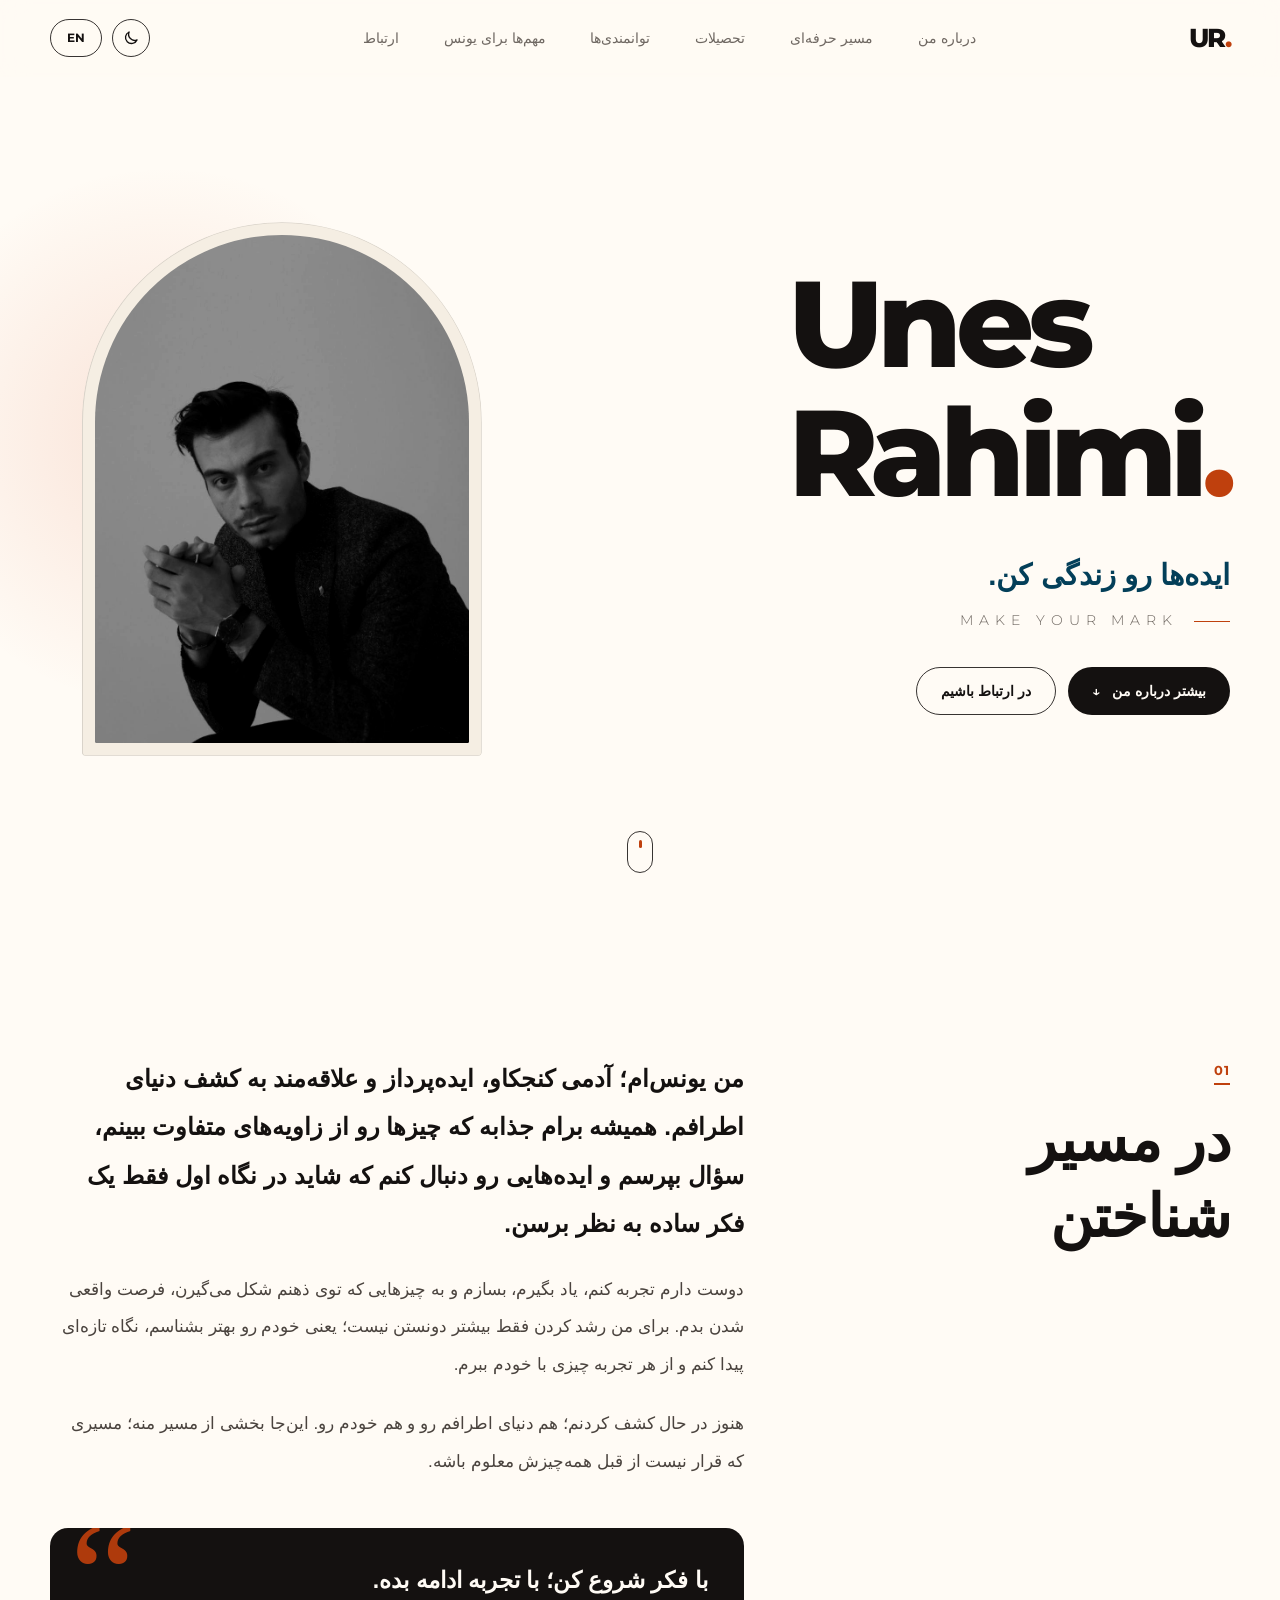
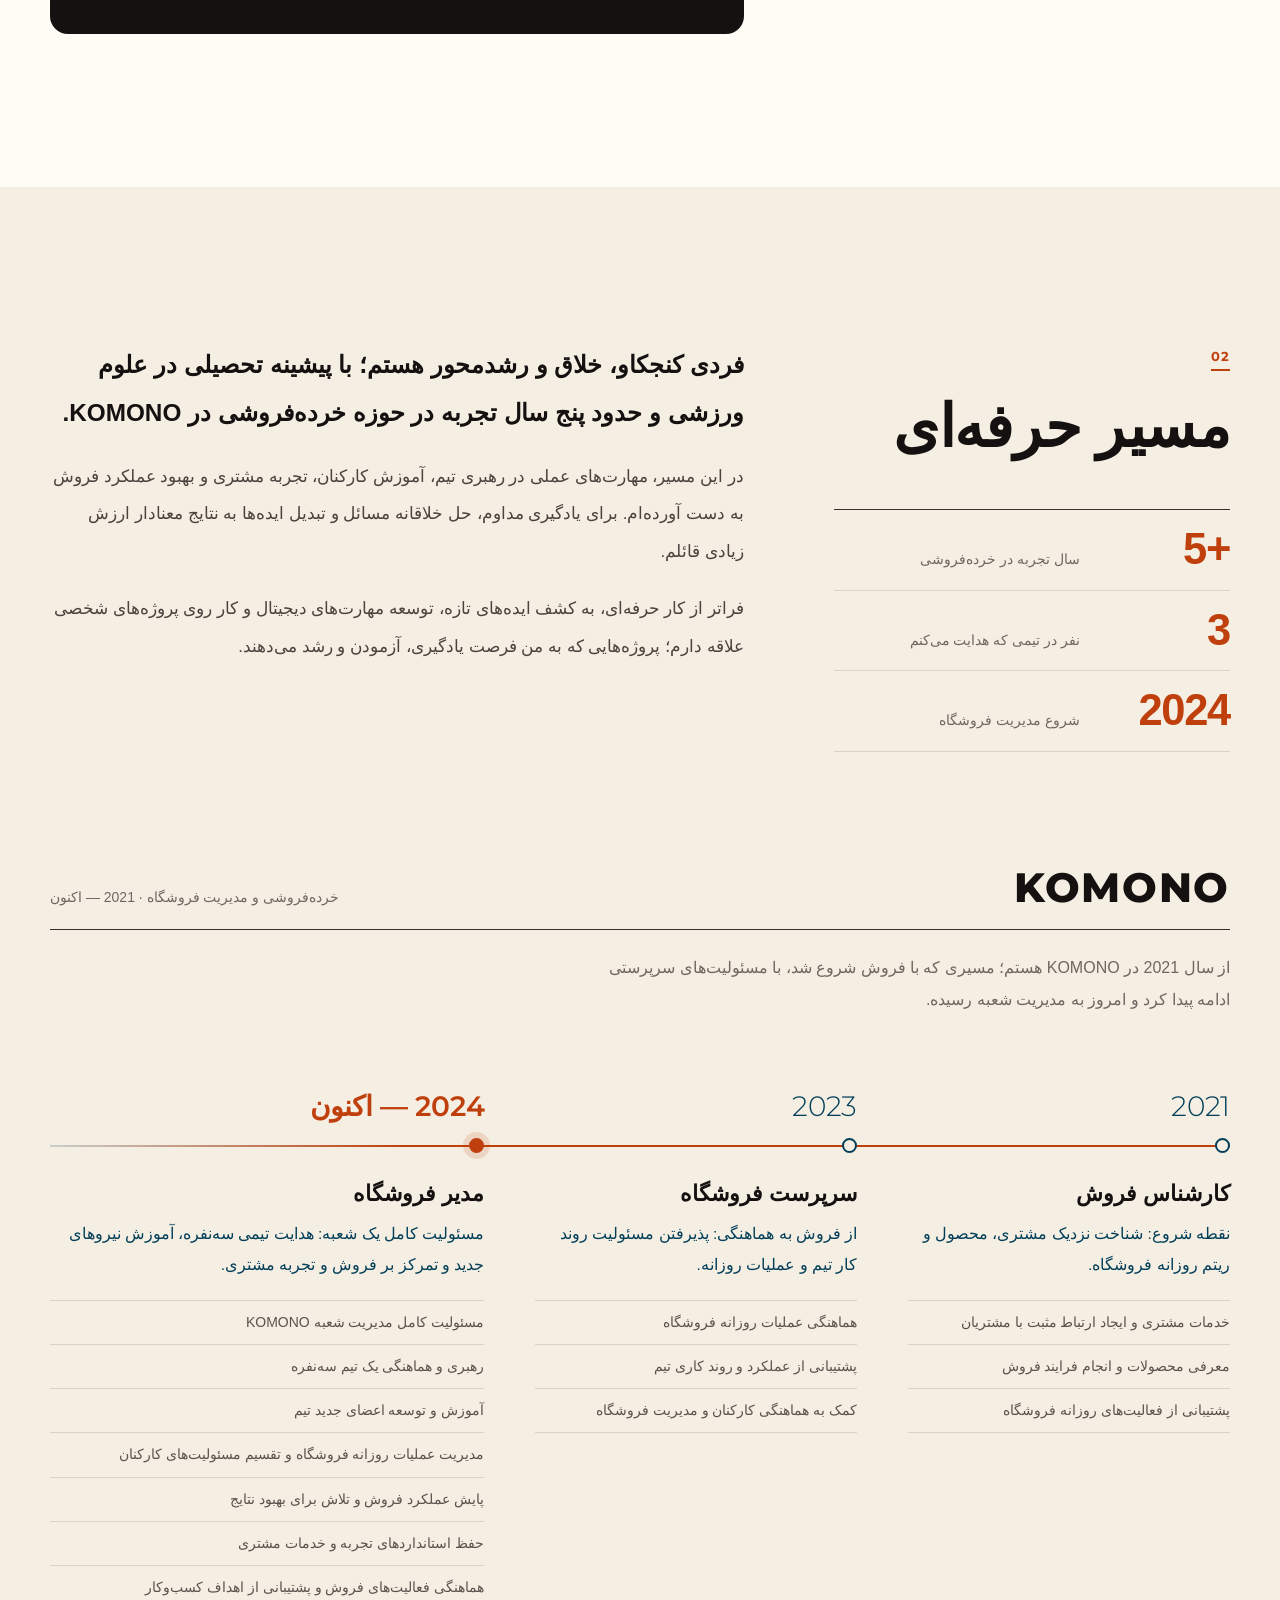
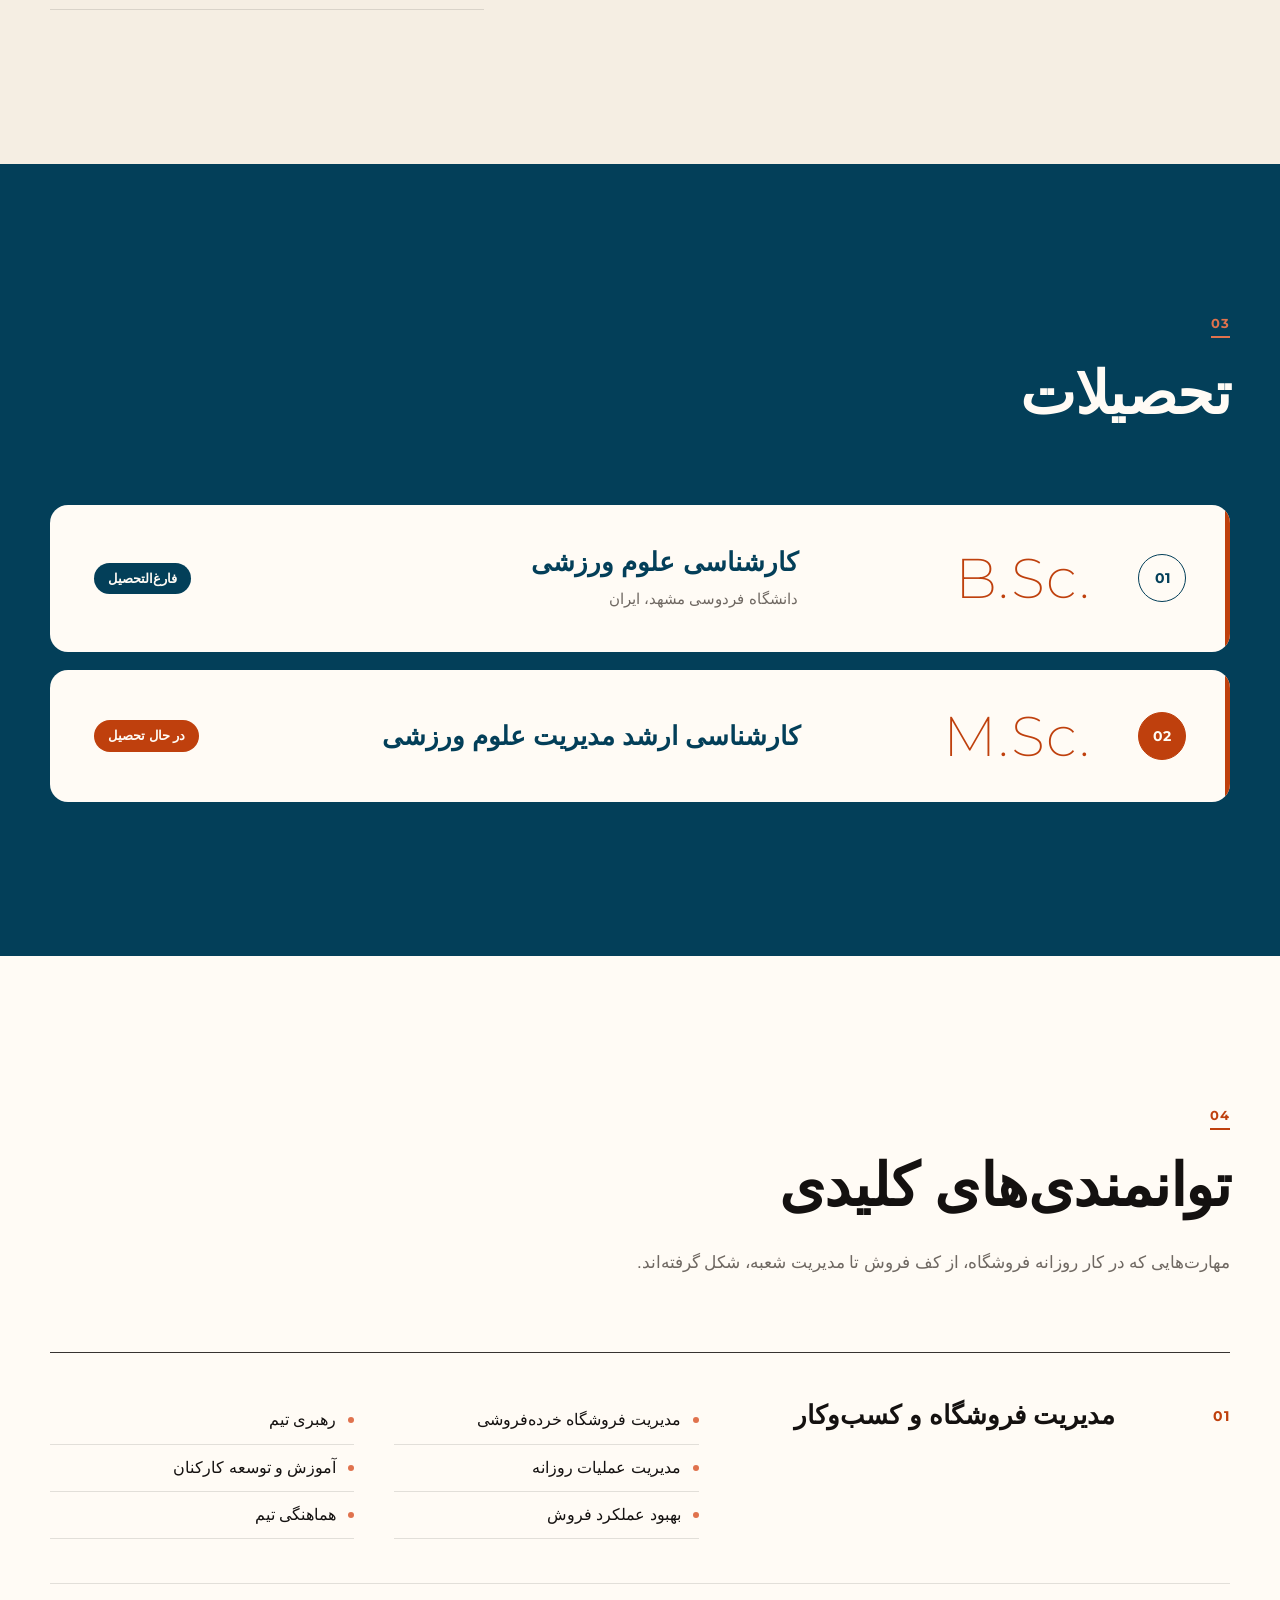
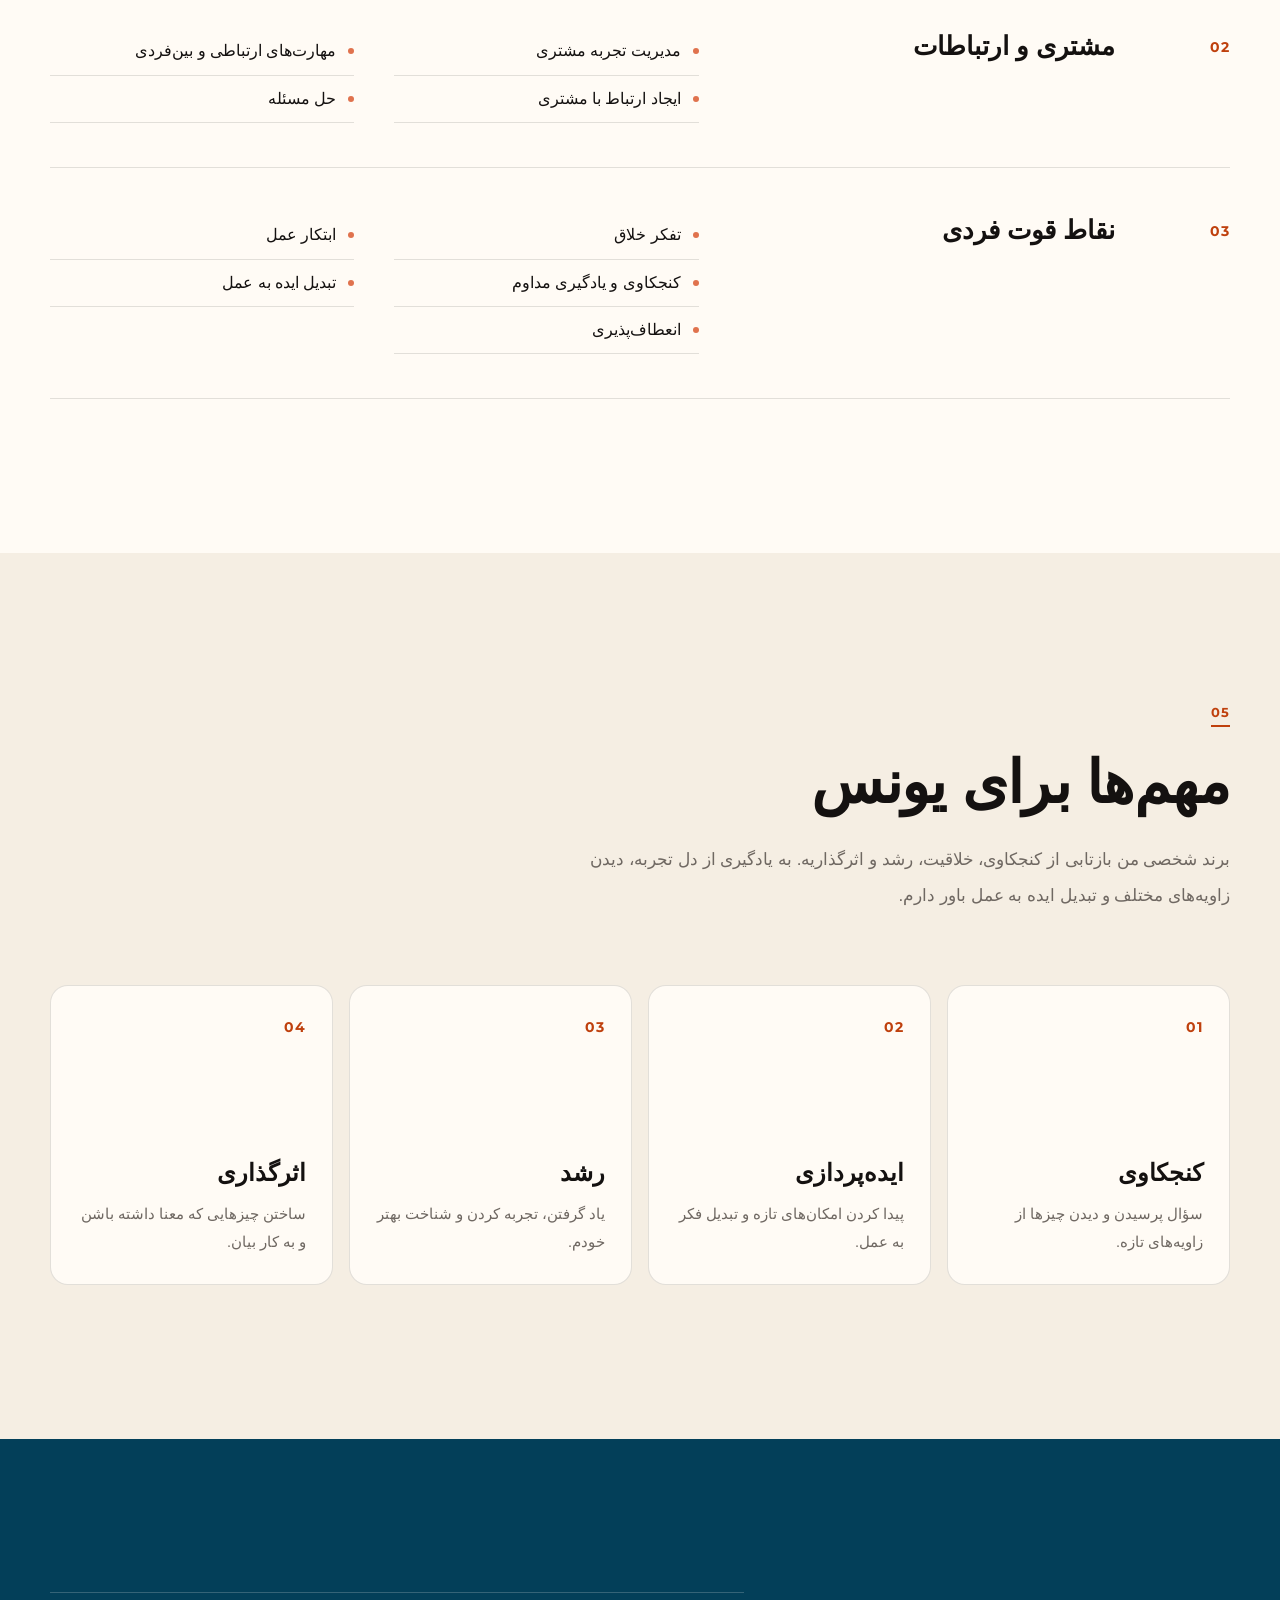
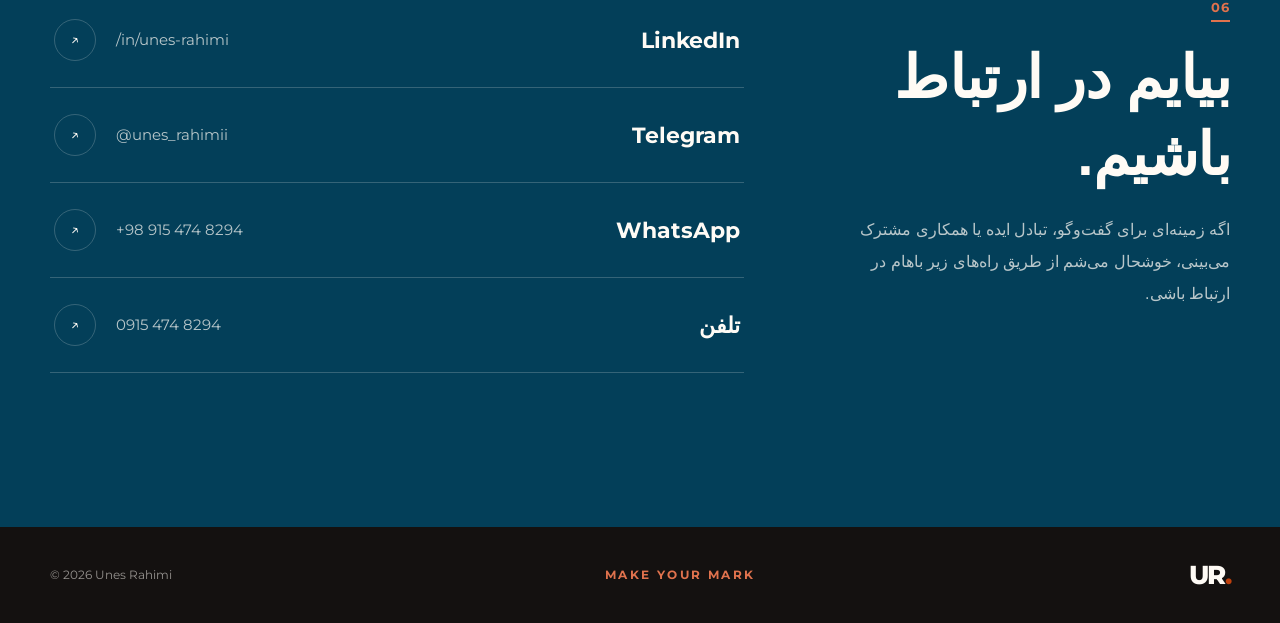
<file: index.html>
<!DOCTYPE html>
<html lang="fa" dir="rtl">
<head>
  <meta charset="UTF-8">
  <meta name="viewport" content="width=device-width, initial-scale=1.0">

  <!-- ===== SEO و اشتراک‌گذاری ===== -->
  <title>یونس رحیمی (Unes Rahimi) — مدیر فروشگاه و فعال حوزه خرده‌فروشی</title>
  <meta name="description" content="یونس رحیمی، مدیر فروشگاه KOMONO با بیش از ۵ سال تجربه در خرده‌فروشی، رهبری تیم و تجربه مشتری؛ فارغ‌التحصیل علوم ورزشی دانشگاه فردوسی مشهد و دانشجوی ارشد مدیریت ورزشی.">
  <meta name="author" content="Unes Rahimi">
  <meta name="robots" content="index, follow, max-image-preview:large">
  <meta name="theme-color" content="#FFFBF5">

  <!-- کدهای تأیید مالکیت Google Search Console و Bing Webmaster اینجا قرار می‌گیرند -->
  <!-- <meta name="google-site-verification" content="..."> -->
  <!-- <meta name="msvalidate.01" content="..."> -->

  <!-- آدرس اصلی صفحه و نسخه‌های زبانی -->
  <link rel="canonical" href="https://unesrahimi.github.io/">
  <link rel="alternate" hreflang="fa" href="https://unesrahimi.github.io/">
  <link rel="alternate" hreflang="en" href="https://unesrahimi.github.io/en/">
  <link rel="alternate" hreflang="x-default" href="https://unesrahimi.github.io/">

  <!-- Open Graph (لینکدین، تلگرام، واتس‌اپ و...) -->
  <meta property="og:type" content="profile">
  <meta property="og:site_name" content="Unes Rahimi">
  <meta property="og:url" content="https://unesrahimi.github.io/">
  <meta property="og:locale" content="fa_IR">
  <meta property="og:locale:alternate" content="en_US">
  <meta property="og:title" content="یونس رحیمی — Make Your Mark">
  <meta property="og:description" content="مدیر فروشگاه KOMONO با بیش از ۵ سال تجربه در خرده‌فروشی، رهبری تیم و تجربه مشتری.">
  <meta property="og:image" content="https://unesrahimi.github.io/unes.jpg">
  <meta property="og:image:width" content="853">
  <meta property="og:image:height" content="1280">
  <meta property="og:image:alt" content="پرتره یونس رحیمی">
  <meta property="profile:first_name" content="Unes">
  <meta property="profile:last_name" content="Rahimi">

  <!-- Twitter / X -->
  <meta name="twitter:card" content="summary_large_image">
  <meta name="twitter:title" content="یونس رحیمی — Make Your Mark">
  <meta name="twitter:description" content="مدیر فروشگاه KOMONO با بیش از ۵ سال تجربه در خرده‌فروشی، رهبری تیم و تجربه مشتری.">
  <meta name="twitter:image" content="https://unesrahimi.github.io/unes.jpg">

  <!-- داده ساختاریافته: به گوگل می‌گوید «یونس رحیمی» کیست -->
  <script type="application/ld+json">
  {
    "@context": "https://schema.org",
    "@graph": [
      {
        "@type": "Person",
        "@id": "https://unesrahimi.github.io/#person",
        "name": "Unes Rahimi",
        "alternateName": "یونس رحیمی",
        "url": "https://unesrahimi.github.io/",
        "image": "https://unesrahimi.github.io/unes.jpg",
        "jobTitle": "Store Manager",
        "worksFor": { "@type": "Organization", "name": "KOMONO" },
        "alumniOf": { "@type": "CollegeOrUniversity", "name": "Ferdowsi University of Mashhad" },
        "knowsAbout": ["Retail Store Management", "Team Leadership", "Customer Experience", "Sales Performance", "Sport Management"],
        "knowsLanguage": ["fa", "en"],
        "sameAs": [
          "https://www.linkedin.com/in/unes-rahimi/",
          "https://t.me/unes_rahimii"
        ]
      },
      {
        "@type": "WebSite",
        "@id": "https://unesrahimi.github.io/#website",
        "url": "https://unesrahimi.github.io/",
        "name": "Unes Rahimi",
        "inLanguage": ["fa", "en"],
        "publisher": { "@id": "https://unesrahimi.github.io/#person" }
      },
      {
        "@type": "ProfilePage",
        "@id": "https://unesrahimi.github.io/#profile",
        "url": "https://unesrahimi.github.io/",
        "name": "یونس رحیمی (Unes Rahimi)",
        "inLanguage": "fa",
        "isPartOf": { "@id": "https://unesrahimi.github.io/#website" },
        "mainEntity": { "@id": "https://unesrahimi.github.io/#person" }
      }
    ]
  }
  </script>

  <!-- آیکون تب مرورگر (بدون نیاز به فایل جدا) -->
  <link rel="icon" href="data:image/svg+xml,%3Csvg xmlns='http://www.w3.org/2000/svg' viewBox='0 0 64 64'%3E%3Crect width='64' height='64' rx='14' fill='%23141110'/%3E%3Ctext x='9' y='43' font-family='Arial,sans-serif' font-size='28' font-weight='800' fill='%23FFFBF5'%3EUR%3C/text%3E%3Ccircle cx='52' cy='41' r='4' fill='%23BF400D'/%3E%3C/svg%3E">

  <!-- ===== فونت‌های برند: Estedad (فارسی) و Montserrat (انگلیسی) ===== -->
  <link rel="preconnect" href="https://fonts.googleapis.com">
  <link rel="preconnect" href="https://fonts.gstatic.com" crossorigin>
  <link href="https://fonts.googleapis.com/css2?family=Estedad:wght@400;500;600;700;800&family=Montserrat:wght@200;300;400;500;600;700;800&display=swap" rel="stylesheet">

  <!-- اعمال حالت روشن/تاریک قبل از نمایش صفحه تا رنگ‌ها چشمک نزنند -->
  <script>
    (function () {
      var theme;
      try { theme = localStorage.getItem("siteTheme"); } catch (_) {}
      if (theme !== "light" && theme !== "dark") {
        theme = window.matchMedia("(prefers-color-scheme: dark)").matches ? "dark" : "light";
      }
      document.documentElement.setAttribute("data-theme", theme);
    })();
  </script>

  <link rel="stylesheet" href="style.css">
  <script src="script.js" defer></script>
</head>

<body>
  <!-- لینک پرش برای کاربران صفحه‌کلید و صفحه‌خوان -->
  <a class="skip-link" href="#main" data-i18n="skipLink">رفتن به محتوای اصلی</a>

  <!-- نوار پیشرفت اسکرول -->
  <div class="scroll-progress" id="scrollProgress" aria-hidden="true"></div>

  <!-- ================= منوی بالا ================= -->
  <header class="navbar" id="navbar">
    <div class="container navbar-inner">

      <a href="#home" class="logo" aria-label="Unes Rahimi">UR<span>.</span></a>

      <nav class="nav-links" id="navLinks" aria-label="Main navigation">
        <a href="#about" data-i18n="navAbout">درباره من</a>
        <a href="#career" data-i18n="navCareer">مسیر حرفه‌ای</a>
        <a href="#education" data-i18n="navEducation">تحصیلات</a>
        <a href="#skills" data-i18n="navSkills">توانمندی‌ها</a>
        <a href="#values" data-i18n="navValues">مهم‌ها برای یونس</a>
        <a href="#contact" data-i18n="navContact">ارتباط</a>
      </nav>

      <div class="navbar-actions">
        <button class="theme-toggle" id="themeToggle" type="button" aria-label="تغییر به حالت تاریک">
          <svg class="icon-moon" viewBox="0 0 24 24" fill="none" stroke="currentColor" stroke-width="1.8" stroke-linecap="round" stroke-linejoin="round" aria-hidden="true">
            <path d="M20 14.5A8 8 0 0 1 9.5 4a8 8 0 1 0 10.5 10.5z"/>
          </svg>
          <svg class="icon-sun" viewBox="0 0 24 24" fill="none" stroke="currentColor" stroke-width="1.8" stroke-linecap="round" aria-hidden="true">
            <circle cx="12" cy="12" r="4"/>
            <path d="M12 2.5v2M12 19.5v2M2.5 12h2M19.5 12h2M5.3 5.3l1.4 1.4M17.3 17.3l1.4 1.4M5.3 18.7l1.4-1.4M17.3 6.7l1.4-1.4"/>
          </svg>
        </button>

        <a class="language-toggle" id="languageToggle" href="en/" hreflang="en" lang="en" aria-label="Switch language to English">EN</a>

        <!-- دکمه منوی موبایل -->
        <button class="menu-toggle" id="menuToggle" type="button" aria-expanded="false" aria-controls="navLinks" aria-label="Open menu">
          <span></span>
          <span></span>
        </button>
      </div>

    </div>
  </header>

  <main id="main">

    <!-- ================= ۱. معرفی ================= -->
    <section class="hero" id="home">
      <div class="container hero-inner">

        <div class="hero-copy">
          <h1 class="hero-title">
            <span class="line"><span>Unes</span></span>
            <span class="line"><span>Rahimi<span class="accent">.</span></span></span>
          </h1>

          <p class="hero-tagline" data-i18n="tagline">ایده‌ها رو زندگی کن.</p>

          <p class="hero-mark">Make Your Mark</p>

          <div class="hero-actions">
            <a href="#about" class="btn btn-primary">
              <span data-i18n="heroButton">بیشتر درباره من</span>
              <span class="btn-arrow" aria-hidden="true">↓</span>
            </a>
            <a href="#contact" class="btn btn-ghost" data-i18n="heroButton2">در ارتباط باشیم</a>
          </div>
        </div>

        <div class="hero-visual">
          <div class="portrait-frame">
            <img src="unes.jpg" alt="پرتره یونس رحیمی" class="portrait-image" width="853" height="1280" fetchpriority="high">
          </div>
        </div>

      </div>

      <a href="#about" class="scroll-cue" aria-hidden="true" tabindex="-1">
        <span></span>
      </a>
    </section>

    <!-- ================= ۲. درباره من ================= -->
    <section class="section about" id="about">
      <div class="container section-grid">

        <div class="section-heading">
          <span class="section-index">01</span>
          <h2 data-i18n="aboutTitle">در مسیر شناختن</h2>
        </div>

        <div class="about-content">
          <p class="lead" data-i18n="aboutP1">
            من یونس‌ام؛ آدمی کنجکاو، ایده‌پرداز و علاقه‌مند به کشف دنیای اطرافم. همیشه برام جذابه که چیزها رو از زاویه‌های متفاوت ببینم، سؤال بپرسم و ایده‌هایی رو دنبال کنم که شاید در نگاه اول فقط یک فکر ساده به نظر برسن.
          </p>
          <p data-i18n="aboutP2">
            دوست دارم تجربه کنم، یاد بگیرم، بسازم و به چیزهایی که توی ذهنم شکل می‌گیرن، فرصت واقعی شدن بدم. برای من رشد کردن فقط بیشتر دونستن نیست؛ یعنی خودم رو بهتر بشناسم، نگاه تازه‌ای پیدا کنم و از هر تجربه چیزی با خودم ببرم.
          </p>
          <p data-i18n="aboutP3">
            هنوز در حال کشف کردنم؛ هم دنیای اطرافم رو و هم خودم رو. این‌جا بخشی از مسیر منه؛ مسیری که قرار نیست از قبل همه‌چیزش معلوم باشه.
          </p>

          <blockquote class="pull-quote">
            <span class="quote-mark" aria-hidden="true">“</span>
            <p data-i18n="quote">با فکر شروع کن؛ با تجربه ادامه بده.</p>
          </blockquote>
        </div>

      </div>
    </section>

    <!-- ================= ۳. مسیر حرفه‌ای ================= -->
    <section class="section career" id="career">
      <div class="container section-grid">

        <div class="section-heading">
          <span class="section-index">02</span>
          <h2 data-i18n="careerTitle">مسیر حرفه‌ای</h2>

          <!-- اعداد کلیدی -->
          <dl class="stats">
            <div class="stat">
              <dt data-i18n="stat1Label">سال تجربه در خرده‌فروشی</dt>
              <dd data-i18n="stat1Value">5+</dd>
            </div>
            <div class="stat">
              <dt data-i18n="stat2Label">نفر در تیمی که هدایت می‌کنم</dt>
              <dd data-i18n="stat2Value">3</dd>
            </div>
            <div class="stat">
              <dt data-i18n="stat3Label">شروع مدیریت فروشگاه</dt>
              <dd data-i18n="stat3Value">2024</dd>
            </div>
          </dl>
        </div>

        <div class="career-content">

          <!-- معرفی حرفه‌ای -->
          <div class="profile">
            <p class="lead" data-i18n="profileP1">فردی کنجکاو، خلاق و رشدمحور هستم؛ با پیشینه تحصیلی در علوم ورزشی و حدود پنج سال تجربه در حوزه خرده‌فروشی در KOMONO.</p>
            <p data-i18n="profileP2">در این مسیر، مهارت‌های عملی در رهبری تیم، آموزش کارکنان، تجربه مشتری و بهبود عملکرد فروش به دست آورده‌ام. برای یادگیری مداوم، حل خلاقانه مسائل و تبدیل ایده‌ها به نتایج معنادار ارزش زیادی قائلم.</p>
            <p data-i18n="profileP3">فراتر از کار حرفه‌ای، به کشف ایده‌های تازه، توسعه مهارت‌های دیجیتال و کار روی پروژه‌های شخصی علاقه دارم؛ پروژه‌هایی که به من فرصت یادگیری، آزمودن و رشد می‌دهند.</p>
          </div>

        </div>
      </div>

      <!-- مسیر پیشرفت در KOMONO: 2021 تا اکنون -->
      <div class="container journey-block">
        <div class="journey-head">
          <h3 class="company-name">KOMONO</h3>
          <span class="company-meta" data-i18n="companyMeta">خرده‌فروشی و مدیریت فروشگاه · 2021 — اکنون</span>
        </div>
        <p class="journey-intro" data-i18n="companyIntro">از سال 2021 در KOMONO هستم؛ مسیری که با فروش شروع شد، با مسئولیت‌های سرپرستی ادامه پیدا کرد و امروز به مدیریت شعبه رسیده.</p>

        <ol class="journey">
          <li class="stage">
            <span class="stage-year" data-i18n="role1Date">2021</span>
            <span class="stage-node" aria-hidden="true"></span>
            <h4 class="stage-title" data-i18n="role1Title">کارشناس فروش</h4>
            <p class="stage-summary" data-i18n="stage1Summary">نقطه شروع: شناخت نزدیک مشتری، محصول و ریتم روزانه فروشگاه.</p>
            <ul class="stage-points" data-i18n-list="role1Tasks">
              <li>خدمات مشتری و ایجاد ارتباط مثبت با مشتریان</li>
              <li>معرفی محصولات و انجام فرایند فروش</li>
              <li>پشتیبانی از فعالیت‌های روزانه فروشگاه</li>
            </ul>
          </li>

          <li class="stage">
            <span class="stage-year" data-i18n="role2Date">2023</span>
            <span class="stage-node" aria-hidden="true"></span>
            <h4 class="stage-title" data-i18n="role2Title">سرپرست فروشگاه</h4>
            <p class="stage-summary" data-i18n="stage2Summary">از فروش به هماهنگی: پذیرفتن مسئولیت روند کار تیم و عملیات روزانه.</p>
            <ul class="stage-points" data-i18n-list="role2Tasks">
              <li>هماهنگی عملیات روزانه فروشگاه</li>
              <li>پشتیبانی از عملکرد و روند کاری تیم</li>
              <li>کمک به هماهنگی کارکنان و مدیریت فروشگاه</li>
            </ul>
          </li>

          <li class="stage is-current">
            <span class="stage-year" data-i18n="role3Date">2024 — اکنون</span>
            <span class="stage-node" aria-hidden="true"></span>
            <h4 class="stage-title" data-i18n="role3Title">مدیر فروشگاه</h4>
            <p class="stage-summary" data-i18n="stage3Summary">مسئولیت کامل یک شعبه: هدایت تیمی سه‌نفره، آموزش نیروهای جدید و تمرکز بر فروش و تجربه مشتری.</p>
            <ul class="stage-points" data-i18n-list="role3Tasks">
              <li>مسئولیت کامل مدیریت شعبه KOMONO</li>
              <li>رهبری و هماهنگی یک تیم سه‌نفره</li>
              <li>آموزش و توسعه اعضای جدید تیم</li>
              <li>مدیریت عملیات روزانه فروشگاه و تقسیم مسئولیت‌های کارکنان</li>
              <li>پایش عملکرد فروش و تلاش برای بهبود نتایج</li>
              <li>حفظ استانداردهای تجربه و خدمات مشتری</li>
              <li>هماهنگی فعالیت‌های فروش و پشتیبانی از اهداف کسب‌وکار</li>
            </ul>
          </li>
        </ol>
      </div>
    </section>

    <!-- ================= ۴. تحصیلات ================= -->
    <section class="section education" id="education">
      <div class="container">

        <div class="section-heading section-heading--row">
          <span class="section-index">03</span>
          <h2 data-i18n="educationTitle">تحصیلات</h2>
        </div>

        <div class="edu-list">
          <article class="edu-card">
            <span class="edu-step">01</span>
            <span class="edu-mark" aria-hidden="true">B.Sc.</span>
            <div class="edu-info">
              <h3 data-i18n="degreeBsc">کارشناسی علوم ورزشی</h3>
              <p data-i18n="university">دانشگاه فردوسی مشهد، ایران</p>
            </div>
            <span class="edu-status edu-status--done" data-i18n="eduStatusDone">فارغ‌التحصیل</span>
          </article>

          <article class="edu-card is-current">
            <span class="edu-step">02</span>
            <span class="edu-mark" aria-hidden="true">M.Sc.</span>
            <div class="edu-info">
              <h3 data-i18n="degreeMsc">کارشناسی ارشد مدیریت علوم ورزشی</h3>
            </div>
            <span class="edu-status" data-i18n="eduStatusCurrent">در حال تحصیل</span>
          </article>
        </div>

      </div>
    </section>

    <!-- ================= ۵. توانمندی‌ها ================= -->
    <section class="section skills" id="skills">
      <div class="container">

        <div class="section-heading section-heading--row">
          <span class="section-index">04</span>
          <h2 data-i18n="skillsTitle">توانمندی‌های کلیدی</h2>
          <p class="section-intro" data-i18n="skillsIntro">مهارت‌هایی که در کار روزانه فروشگاه، از کف فروش تا مدیریت شعبه، شکل گرفته‌اند.</p>
        </div>

        <!-- توانمندی‌ها: چیدمان ادیتوریال -->
        <div class="competencies">
          <article class="comp-row">
            <span class="comp-num">01</span>
            <h3 class="comp-title" data-i18n="skillGroup1">مدیریت فروشگاه و کسب‌وکار</h3>
            <ul class="comp-list" data-i18n-list="skillList1">
              <li>مدیریت فروشگاه خرده‌فروشی</li>
              <li>مدیریت عملیات روزانه</li>
              <li>بهبود عملکرد فروش</li>
              <li>رهبری تیم</li>
              <li>آموزش و توسعه کارکنان</li>
              <li>هماهنگی تیم</li>
            </ul>
          </article>

          <article class="comp-row">
            <span class="comp-num">02</span>
            <h3 class="comp-title" data-i18n="skillGroup2">مشتری و ارتباطات</h3>
            <ul class="comp-list" data-i18n-list="skillList2">
              <li>مدیریت تجربه مشتری</li>
              <li>ایجاد ارتباط با مشتری</li>
              <li>مهارت‌های ارتباطی و بین‌فردی</li>
              <li>حل مسئله</li>
            </ul>
          </article>

          <article class="comp-row">
            <span class="comp-num">03</span>
            <h3 class="comp-title" data-i18n="skillGroup3">نقاط قوت فردی</h3>
            <ul class="comp-list" data-i18n-list="skillList3">
              <li>تفکر خلاق</li>
              <li>کنجکاوی و یادگیری مداوم</li>
              <li>انعطاف‌پذیری</li>
              <li>ابتکار عمل</li>
              <li>تبدیل ایده به عمل</li>
            </ul>
          </article>
        </div>

      </div>
    </section>

    <!-- ================= ۶. مهم‌ها برای یونس ================= -->
    <section class="section values" id="values">
      <div class="container">

        <div class="section-heading section-heading--row">
          <span class="section-index">05</span>
          <h2 data-i18n="valuesTitle">مهم‌ها برای یونس</h2>
          <p class="section-intro" data-i18n="brandText">برند شخصی من بازتابی از کنجکاوی، خلاقیت، رشد و اثرگذاریه. به یادگیری از دل تجربه، دیدن زاویه‌های مختلف و تبدیل ایده به عمل باور دارم.</p>
        </div>

        <div class="values-grid">
          <article class="value-card">
            <span class="value-number">01</span>
            <h3 data-i18n="value1Title">کنجکاوی</h3>
            <p data-i18n="value1Text">سؤال پرسیدن و دیدن چیزها از زاویه‌های تازه.</p>
          </article>

          <article class="value-card">
            <span class="value-number">02</span>
            <h3 data-i18n="value2Title">ایده‌پردازی</h3>
            <p data-i18n="value2Text">پیدا کردن امکان‌های تازه و تبدیل فکر به عمل.</p>
          </article>

          <article class="value-card">
            <span class="value-number">03</span>
            <h3 data-i18n="value3Title">رشد</h3>
            <p data-i18n="value3Text">یاد گرفتن، تجربه کردن و شناخت بهتر خودم.</p>
          </article>

          <article class="value-card">
            <span class="value-number">04</span>
            <h3 data-i18n="value4Title">اثرگذاری</h3>
            <p data-i18n="value4Text">ساختن چیزهایی که معنا داشته باشن و به کار بیان.</p>
          </article>
        </div>

      </div>
    </section>

    <!-- ================= ۷. ارتباط ================= -->
    <section class="section contact" id="contact">
      <div class="container section-grid">

        <div class="contact-heading">
          <span class="section-index">06</span>
          <h2 data-i18n="contactTitle">بیایم در ارتباط باشیم.</h2>
          <p data-i18n="contactDescription">
            اگه زمینه‌ای برای گفت‌وگو، تبادل ایده یا همکاری مشترک می‌بینی، خوشحال می‌شم از طریق راه‌های زیر باهام در ارتباط باشی.
          </p>
        </div>

        <ul class="contact-list">
          <li>
            <a class="contact-item" href="https://www.linkedin.com/in/unes-rahimi/" target="_blank" rel="noopener noreferrer">
              <span class="contact-label">LinkedIn</span>
              <span class="contact-value" dir="ltr">/in/unes-rahimi</span>
              <span class="contact-arrow" aria-hidden="true">↗</span>
            </a>
          </li>
          <li>
            <a class="contact-item" href="https://t.me/unes_rahimii" target="_blank" rel="noopener noreferrer">
              <span class="contact-label">Telegram</span>
              <span class="contact-value" dir="ltr">@unes_rahimii</span>
              <span class="contact-arrow" aria-hidden="true">↗</span>
            </a>
          </li>
          <li>
            <a class="contact-item" href="https://wa.me/989154748294" target="_blank" rel="noopener noreferrer">
              <span class="contact-label">WhatsApp</span>
              <span class="contact-value" dir="ltr">+98 915 474 8294</span>
              <span class="contact-arrow" aria-hidden="true">↗</span>
            </a>
          </li>
          <li>
            <a class="contact-item" href="tel:+989154748294">
              <span class="contact-label" data-i18n="phoneLabel">تلفن</span>
              <span class="contact-value" dir="ltr">0915 474 8294</span>
              <span class="contact-arrow" aria-hidden="true">↗</span>
            </a>
          </li>
        </ul>

      </div>
    </section>

  </main>

  <!-- ================= پانوشت ================= -->
  <footer class="footer">
    <div class="container footer-inner">
      <a href="#home" class="logo" aria-label="Back to top">UR<span>.</span></a>
      <p class="footer-tagline">MAKE YOUR MARK</p>
      <span class="footer-copy">© <span id="currentYear">2026</span> Unes Rahimi</span>
    </div>
  </footer>

  <!-- دکمه بازگشت به بالا -->
  <a href="#home" class="back-to-top" id="backToTop" aria-label="Back to top">↑</a>
</body>
</html>
</file>
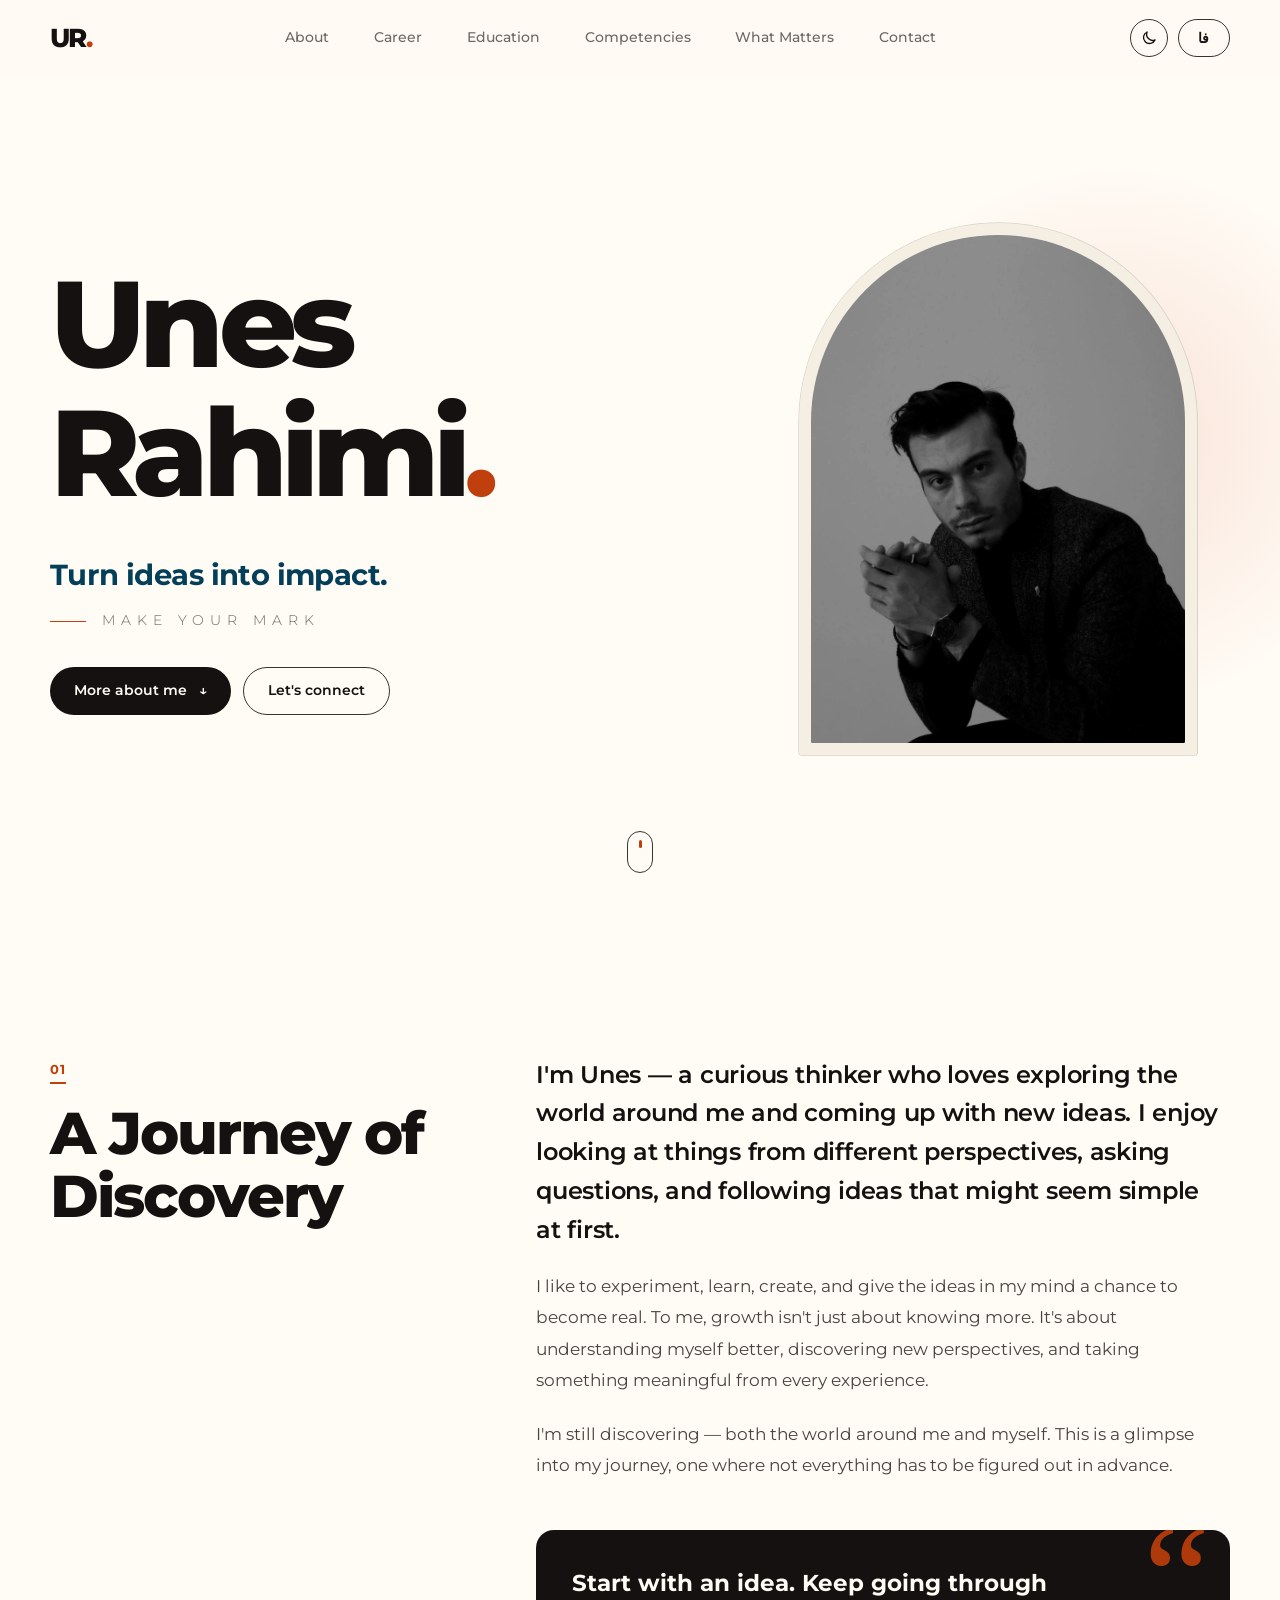
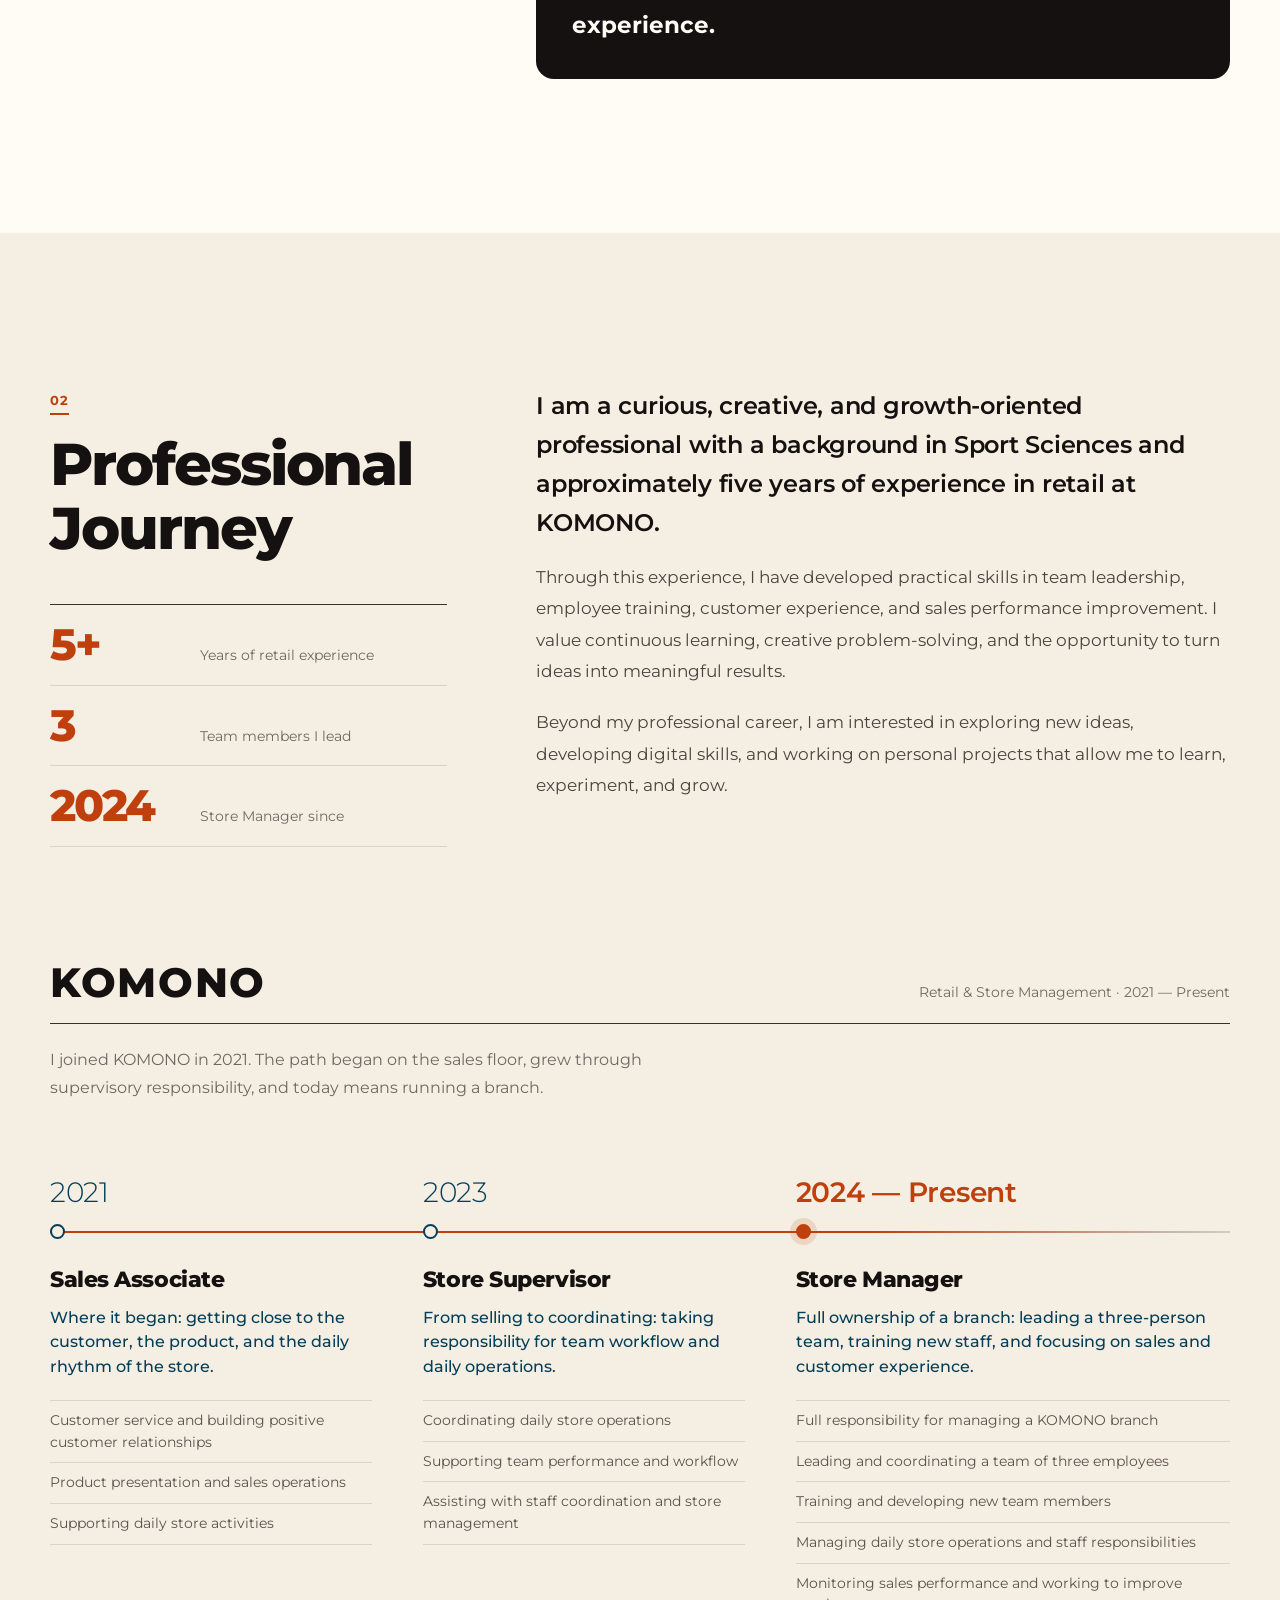
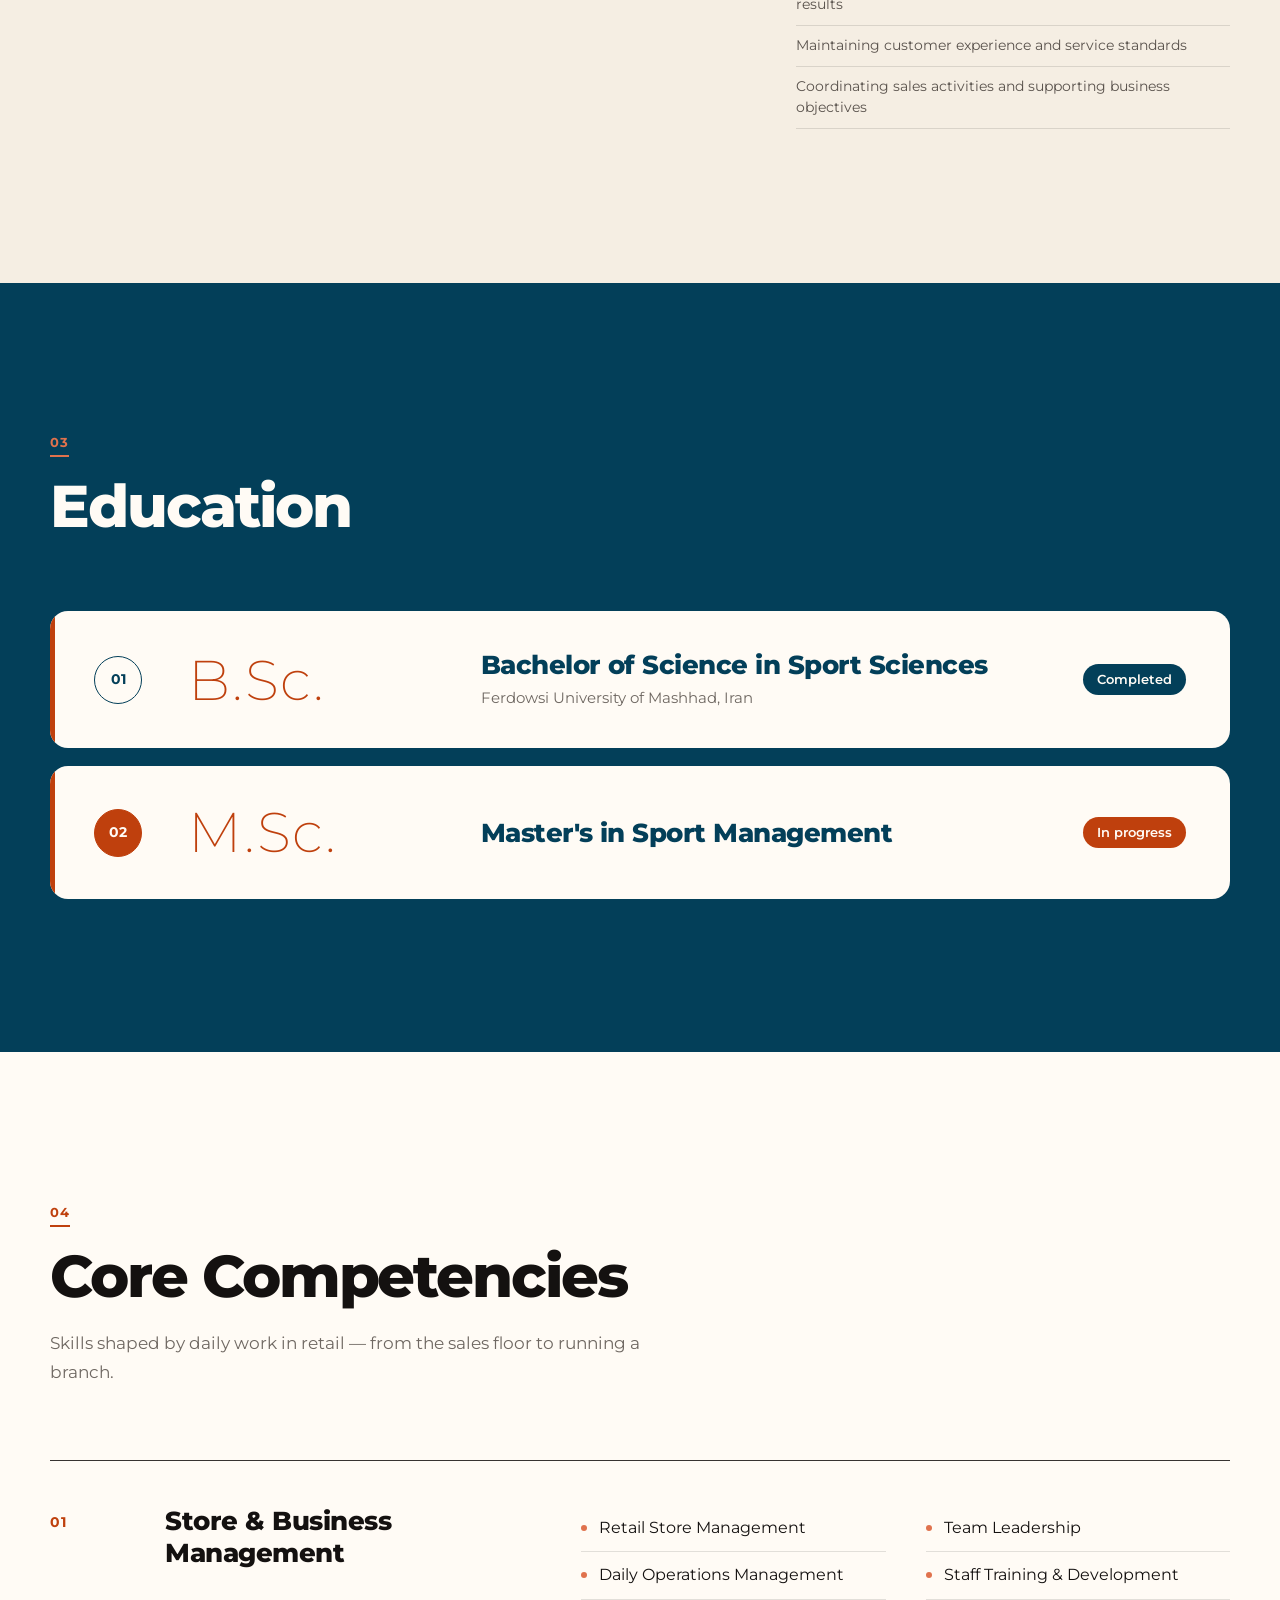
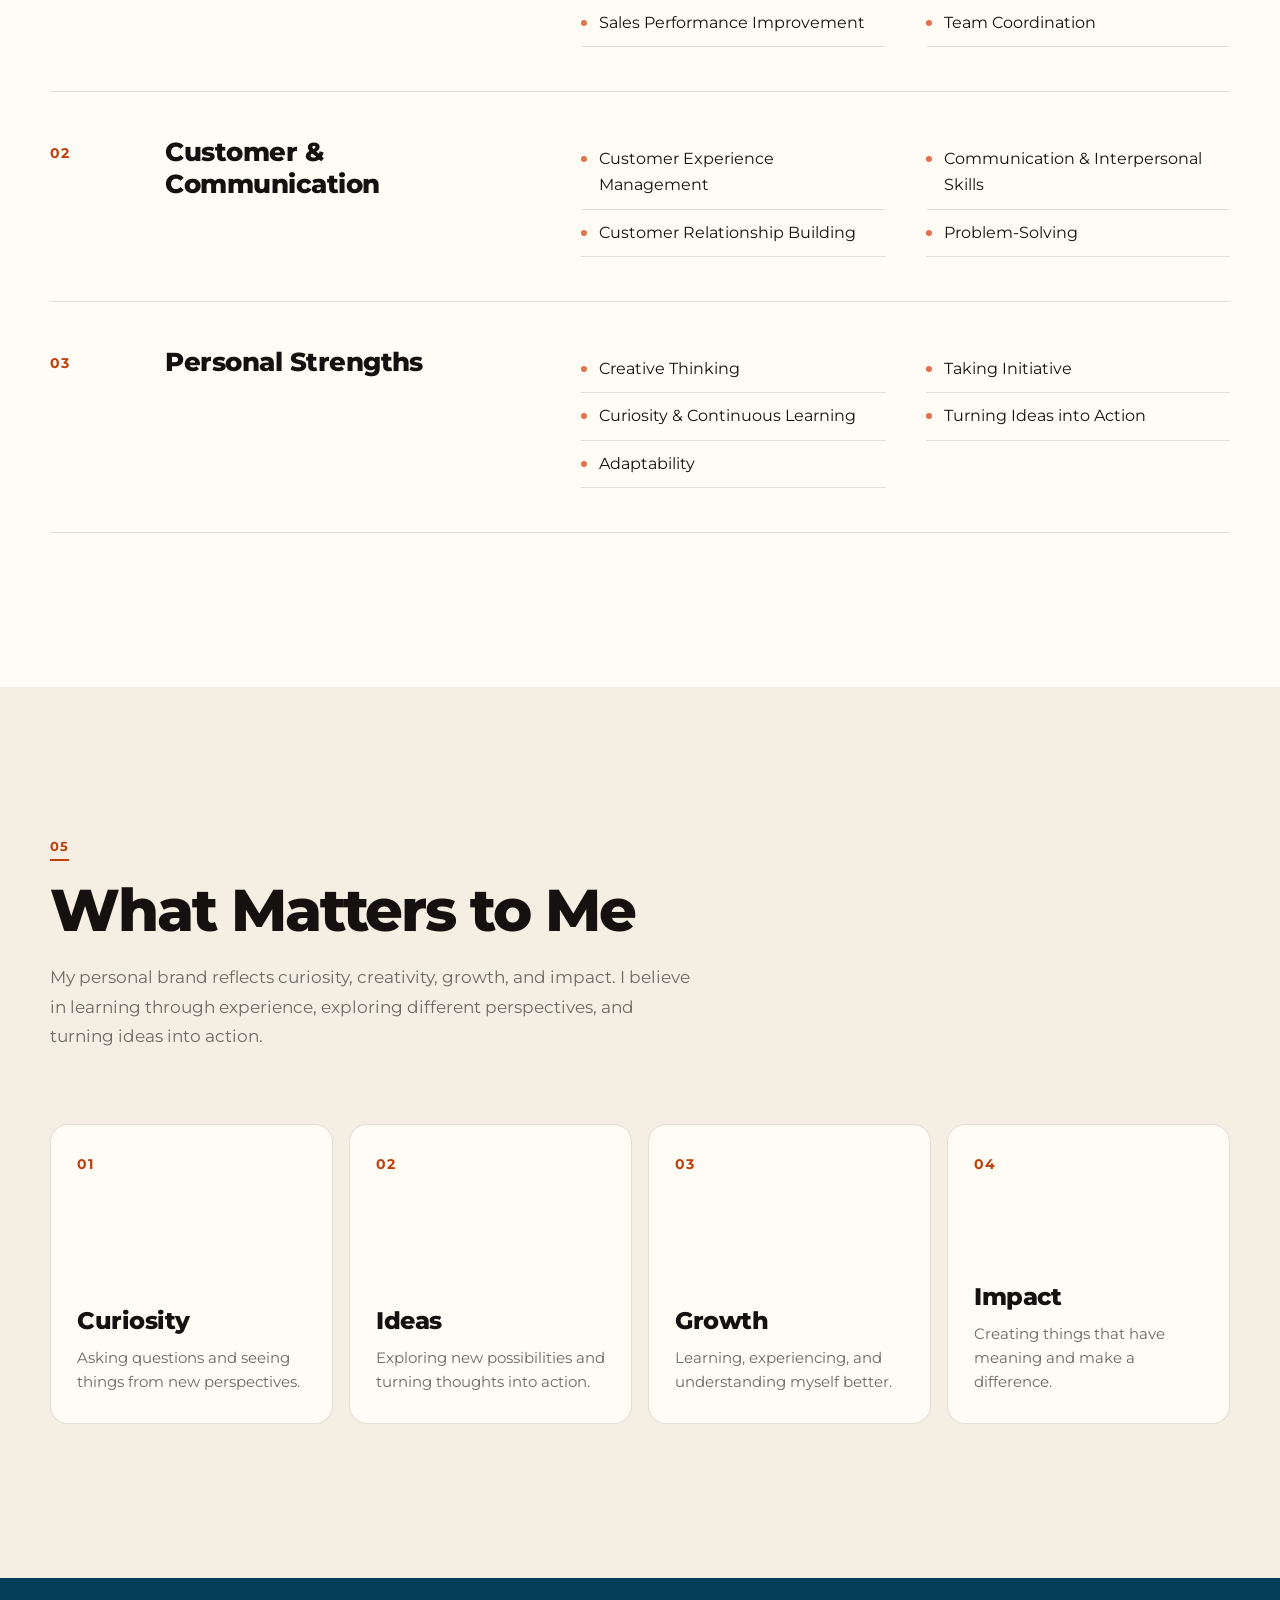
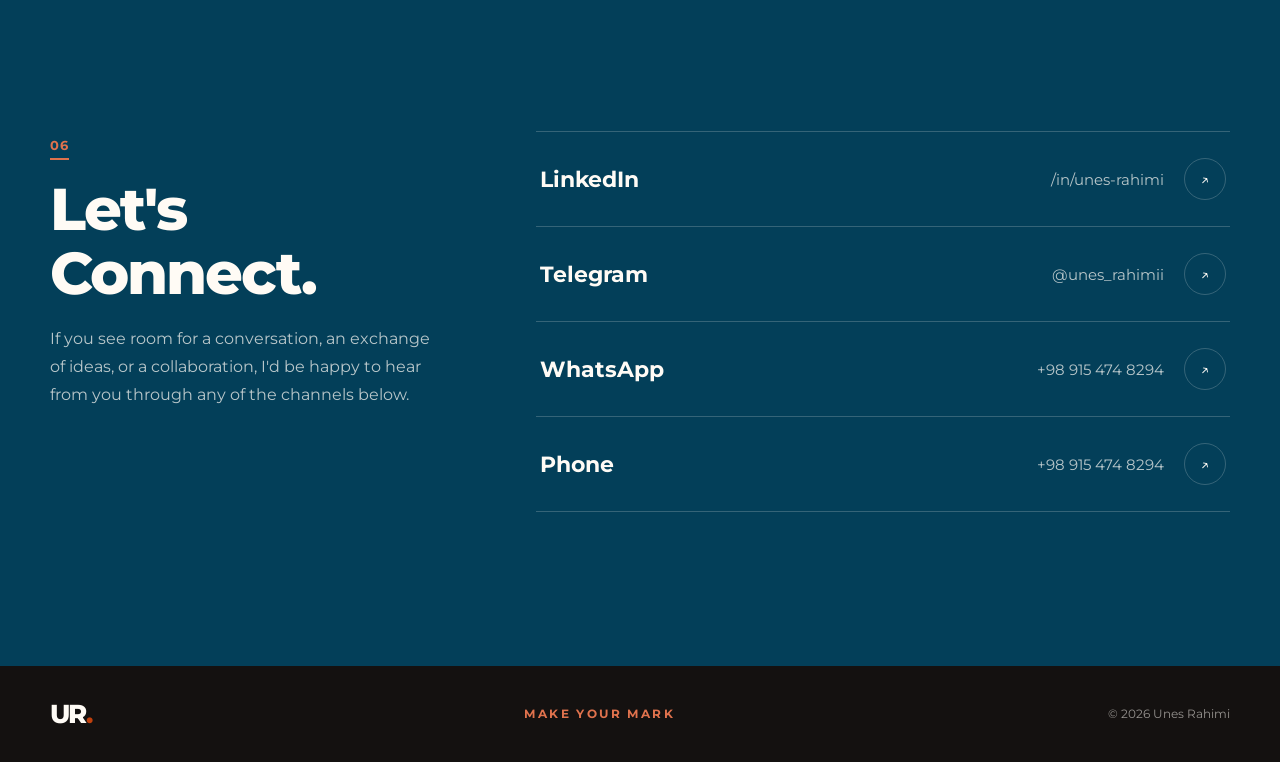
<file: en/index.html>
<!DOCTYPE html>
<html lang="en" dir="ltr">
<head>
  <meta charset="UTF-8">
  <meta name="viewport" content="width=device-width, initial-scale=1.0">

  <!-- ===== SEO & sharing (English version) ===== -->
  <title>Unes Rahimi — Store Manager &amp; Retail Professional</title>
  <meta name="description" content="Unes Rahimi is a Store Manager at KOMONO with 5+ years of retail experience in team leadership, staff training, and customer experience. Sport Sciences graduate, Ferdowsi University of Mashhad.">
  <meta name="author" content="Unes Rahimi">
  <meta name="robots" content="index, follow, max-image-preview:large">
  <meta name="theme-color" content="#FFFBF5">

  <link rel="canonical" href="https://unesrahimi.github.io/en/">
  <link rel="alternate" hreflang="fa" href="https://unesrahimi.github.io/">
  <link rel="alternate" hreflang="en" href="https://unesrahimi.github.io/en/">
  <link rel="alternate" hreflang="x-default" href="https://unesrahimi.github.io/">

  <meta property="og:type" content="profile">
  <meta property="og:site_name" content="Unes Rahimi">
  <meta property="og:url" content="https://unesrahimi.github.io/en/">
  <meta property="og:locale" content="en_US">
  <meta property="og:locale:alternate" content="fa_IR">
  <meta property="og:title" content="Unes Rahimi — Make Your Mark">
  <meta property="og:description" content="Store Manager at KOMONO with 5+ years of retail experience in team leadership and customer experience.">
  <meta property="og:image" content="https://unesrahimi.github.io/unes.jpg">
  <meta property="og:image:width" content="853">
  <meta property="og:image:height" content="1280">
  <meta property="og:image:alt" content="Portrait of Unes Rahimi">
  <meta property="profile:first_name" content="Unes">
  <meta property="profile:last_name" content="Rahimi">

  <meta name="twitter:card" content="summary_large_image">
  <meta name="twitter:title" content="Unes Rahimi — Make Your Mark">
  <meta name="twitter:description" content="Store Manager at KOMONO with 5+ years of retail experience in team leadership and customer experience.">
  <meta name="twitter:image" content="https://unesrahimi.github.io/unes.jpg">

  <script type="application/ld+json">
  {
    "@context": "https://schema.org",
    "@type": "ProfilePage",
    "@id": "https://unesrahimi.github.io/en/#profile",
    "url": "https://unesrahimi.github.io/en/",
    "name": "Unes Rahimi",
    "inLanguage": "en",
    "isPartOf": { "@id": "https://unesrahimi.github.io/#website" },
    "mainEntity": {
      "@type": "Person",
      "@id": "https://unesrahimi.github.io/#person",
      "name": "Unes Rahimi",
      "alternateName": "یونس رحیمی",
      "url": "https://unesrahimi.github.io/",
      "image": "https://unesrahimi.github.io/unes.jpg",
      "jobTitle": "Store Manager",
      "worksFor": { "@type": "Organization", "name": "KOMONO" },
      "alumniOf": { "@type": "CollegeOrUniversity", "name": "Ferdowsi University of Mashhad" },
      "sameAs": [
        "https://www.linkedin.com/in/unes-rahimi/",
        "https://t.me/unes_rahimii"
      ]
    }
  }
  </script>

  <link rel="icon" href="data:image/svg+xml,%3Csvg xmlns='http://www.w3.org/2000/svg' viewBox='0 0 64 64'%3E%3Crect width='64' height='64' rx='14' fill='%23141110'/%3E%3Ctext x='9' y='43' font-family='Arial,sans-serif' font-size='28' font-weight='800' fill='%23FFFBF5'%3EUR%3C/text%3E%3Ccircle cx='52' cy='41' r='4' fill='%23BF400D'/%3E%3C/svg%3E">

  <link rel="preconnect" href="https://fonts.googleapis.com">
  <link rel="preconnect" href="https://fonts.gstatic.com" crossorigin>
  <link href="https://fonts.googleapis.com/css2?family=Estedad:wght@400;500;600;700;800&family=Montserrat:wght@200;300;400;500;600;700;800&display=swap" rel="stylesheet">

  <!-- Apply light/dark theme before first paint -->
  <script>
    (function () {
      var theme;
      try { theme = localStorage.getItem("siteTheme"); } catch (_) {}
      if (theme !== "light" && theme !== "dark") {
        theme = window.matchMedia("(prefers-color-scheme: dark)").matches ? "dark" : "light";
      }
      document.documentElement.setAttribute("data-theme", theme);
    })();
  </script>

  <link rel="stylesheet" href="../style.css">
  <script src="../script.js" defer></script>
</head>

<body>
  <a class="skip-link" href="#main" data-i18n="skipLink">Skip to main content</a>

  <div class="scroll-progress" id="scrollProgress" aria-hidden="true"></div>

  <!-- ================= Navigation ================= -->
  <header class="navbar" id="navbar">
    <div class="container navbar-inner">

      <a href="#home" class="logo" aria-label="Unes Rahimi">UR<span>.</span></a>

      <nav class="nav-links" id="navLinks" aria-label="Main navigation">
        <a href="#about" data-i18n="navAbout">About</a>
        <a href="#career" data-i18n="navCareer">Career</a>
        <a href="#education" data-i18n="navEducation">Education</a>
        <a href="#skills" data-i18n="navSkills">Competencies</a>
        <a href="#values" data-i18n="navValues">What Matters</a>
        <a href="#contact" data-i18n="navContact">Contact</a>
      </nav>

      <div class="navbar-actions">
        <button class="theme-toggle" id="themeToggle" type="button" aria-label="Switch to dark mode">
          <svg class="icon-moon" viewBox="0 0 24 24" fill="none" stroke="currentColor" stroke-width="1.8" stroke-linecap="round" stroke-linejoin="round" aria-hidden="true">
            <path d="M20 14.5A8 8 0 0 1 9.5 4a8 8 0 1 0 10.5 10.5z"/>
          </svg>
          <svg class="icon-sun" viewBox="0 0 24 24" fill="none" stroke="currentColor" stroke-width="1.8" stroke-linecap="round" aria-hidden="true">
            <circle cx="12" cy="12" r="4"/>
            <path d="M12 2.5v2M12 19.5v2M2.5 12h2M19.5 12h2M5.3 5.3l1.4 1.4M17.3 17.3l1.4 1.4M5.3 18.7l1.4-1.4M17.3 6.7l1.4-1.4"/>
          </svg>
        </button>

        <a class="language-toggle" id="languageToggle" href="../" hreflang="fa" lang="fa" aria-label="Switch language to Persian">فا</a>

        <button class="menu-toggle" id="menuToggle" type="button" aria-expanded="false" aria-controls="navLinks" aria-label="Open menu">
          <span></span>
          <span></span>
        </button>
      </div>

    </div>
  </header>

  <main id="main">

    <!-- ================= 1. Hero ================= -->
    <section class="hero" id="home">
      <div class="container hero-inner">

        <div class="hero-copy">
          <h1 class="hero-title">
            <span class="line"><span>Unes</span></span>
            <span class="line"><span>Rahimi<span class="accent">.</span></span></span>
          </h1>

          <p class="hero-tagline" data-i18n="tagline">Turn ideas into impact.</p>

          <p class="hero-mark">Make Your Mark</p>

          <div class="hero-actions">
            <a href="#about" class="btn btn-primary">
              <span data-i18n="heroButton">More about me</span>
              <span class="btn-arrow" aria-hidden="true">↓</span>
            </a>
            <a href="#contact" class="btn btn-ghost" data-i18n="heroButton2">Let's connect</a>
          </div>
        </div>

        <div class="hero-visual">
          <div class="portrait-frame">
            <img src="../unes.jpg" alt="Portrait of Unes Rahimi" class="portrait-image" width="853" height="1280" fetchpriority="high">
          </div>
        </div>

      </div>

      <a href="#about" class="scroll-cue" aria-hidden="true" tabindex="-1">
        <span></span>
      </a>
    </section>

    <!-- ================= 2. About ================= -->
    <section class="section about" id="about">
      <div class="container section-grid">

        <div class="section-heading">
          <span class="section-index">01</span>
          <h2 data-i18n="aboutTitle">A Journey of Discovery</h2>
        </div>

        <div class="about-content">
          <p class="lead" data-i18n="aboutP1">I'm Unes — a curious thinker who loves exploring the world around me and coming up with new ideas. I enjoy looking at things from different perspectives, asking questions, and following ideas that might seem simple at first.</p>
          <p data-i18n="aboutP2">I like to experiment, learn, create, and give the ideas in my mind a chance to become real. To me, growth isn't just about knowing more. It's about understanding myself better, discovering new perspectives, and taking something meaningful from every experience.</p>
          <p data-i18n="aboutP3">I'm still discovering — both the world around me and myself. This is a glimpse into my journey, one where not everything has to be figured out in advance.</p>

          <blockquote class="pull-quote">
            <span class="quote-mark" aria-hidden="true">“</span>
            <p data-i18n="quote">Start with an idea. Keep going through experience.</p>
          </blockquote>
        </div>

      </div>
    </section>

    <!-- ================= 3. Career ================= -->
    <section class="section career" id="career">
      <div class="container section-grid">

        <div class="section-heading">
          <span class="section-index">02</span>
          <h2 data-i18n="careerTitle">Professional Journey</h2>

          <dl class="stats">
            <div class="stat">
              <dt data-i18n="stat1Label">Years of retail experience</dt>
              <dd data-i18n="stat1Value">5+</dd>
            </div>
            <div class="stat">
              <dt data-i18n="stat2Label">Team members I lead</dt>
              <dd data-i18n="stat2Value">3</dd>
            </div>
            <div class="stat">
              <dt data-i18n="stat3Label">Store Manager since</dt>
              <dd data-i18n="stat3Value">2024</dd>
            </div>
          </dl>
        </div>

        <div class="career-content">
          <div class="profile">
            <p class="lead" data-i18n="profileP1">I am a curious, creative, and growth-oriented professional with a background in Sport Sciences and approximately five years of experience in retail at KOMONO.</p>
            <p data-i18n="profileP2">Through this experience, I have developed practical skills in team leadership, employee training, customer experience, and sales performance improvement. I value continuous learning, creative problem-solving, and the opportunity to turn ideas into meaningful results.</p>
            <p data-i18n="profileP3">Beyond my professional career, I am interested in exploring new ideas, developing digital skills, and working on personal projects that allow me to learn, experiment, and grow.</p>
          </div>
        </div>
      </div>

      <div class="container journey-block">
        <div class="journey-head">
          <h3 class="company-name">KOMONO</h3>
          <span class="company-meta" data-i18n="companyMeta">Retail &amp; Store Management · 2021 — Present</span>
        </div>
        <p class="journey-intro" data-i18n="companyIntro">I joined KOMONO in 2021. The path began on the sales floor, grew through supervisory responsibility, and today means running a branch.</p>

        <ol class="journey">
          <li class="stage">
            <span class="stage-year" data-i18n="role1Date">2021</span>
            <span class="stage-node" aria-hidden="true"></span>
            <h4 class="stage-title" data-i18n="role1Title">Sales Associate</h4>
            <p class="stage-summary" data-i18n="stage1Summary">Where it began: getting close to the customer, the product, and the daily rhythm of the store.</p>
            <ul class="stage-points" data-i18n-list="role1Tasks">
              <li>Customer service and building positive customer relationships</li>
              <li>Product presentation and sales operations</li>
              <li>Supporting daily store activities</li>
            </ul>
          </li>

          <li class="stage">
            <span class="stage-year" data-i18n="role2Date">2023</span>
            <span class="stage-node" aria-hidden="true"></span>
            <h4 class="stage-title" data-i18n="role2Title">Store Supervisor</h4>
            <p class="stage-summary" data-i18n="stage2Summary">From selling to coordinating: taking responsibility for team workflow and daily operations.</p>
            <ul class="stage-points" data-i18n-list="role2Tasks">
              <li>Coordinating daily store operations</li>
              <li>Supporting team performance and workflow</li>
              <li>Assisting with staff coordination and store management</li>
            </ul>
          </li>

          <li class="stage is-current">
            <span class="stage-year" data-i18n="role3Date">2024 — Present</span>
            <span class="stage-node" aria-hidden="true"></span>
            <h4 class="stage-title" data-i18n="role3Title">Store Manager</h4>
            <p class="stage-summary" data-i18n="stage3Summary">Full ownership of a branch: leading a three-person team, training new staff, and focusing on sales and customer experience.</p>
            <ul class="stage-points" data-i18n-list="role3Tasks">
              <li>Full responsibility for managing a KOMONO branch</li>
              <li>Leading and coordinating a team of three employees</li>
              <li>Training and developing new team members</li>
              <li>Managing daily store operations and staff responsibilities</li>
              <li>Monitoring sales performance and working to improve results</li>
              <li>Maintaining customer experience and service standards</li>
              <li>Coordinating sales activities and supporting business objectives</li>
            </ul>
          </li>
        </ol>
      </div>
    </section>

    <!-- ================= 4. Education ================= -->
    <section class="section education" id="education">
      <div class="container">

        <div class="section-heading section-heading--row">
          <span class="section-index">03</span>
          <h2 data-i18n="educationTitle">Education</h2>
        </div>

        <div class="edu-list">
          <article class="edu-card">
            <span class="edu-step">01</span>
            <span class="edu-mark" aria-hidden="true">B.Sc.</span>
            <div class="edu-info">
              <h3 data-i18n="degreeBsc">Bachelor of Science in Sport Sciences</h3>
              <p data-i18n="university">Ferdowsi University of Mashhad, Iran</p>
            </div>
            <span class="edu-status edu-status--done" data-i18n="eduStatusDone">Completed</span>
          </article>

          <article class="edu-card is-current">
            <span class="edu-step">02</span>
            <span class="edu-mark" aria-hidden="true">M.Sc.</span>
            <div class="edu-info">
              <h3 data-i18n="degreeMsc">Master's in Sport Management</h3>
            </div>
            <span class="edu-status" data-i18n="eduStatusCurrent">In progress</span>
          </article>
        </div>

      </div>
    </section>

    <!-- ================= 5. Competencies ================= -->
    <section class="section skills" id="skills">
      <div class="container">

        <div class="section-heading section-heading--row">
          <span class="section-index">04</span>
          <h2 data-i18n="skillsTitle">Core Competencies</h2>
          <p class="section-intro" data-i18n="skillsIntro">Skills shaped by daily work in retail — from the sales floor to running a branch.</p>
        </div>

        <div class="competencies">
          <article class="comp-row">
            <span class="comp-num">01</span>
            <h3 class="comp-title" data-i18n="skillGroup1">Store &amp; Business Management</h3>
            <ul class="comp-list" data-i18n-list="skillList1">
              <li>Retail Store Management</li>
              <li>Daily Operations Management</li>
              <li>Sales Performance Improvement</li>
              <li>Team Leadership</li>
              <li>Staff Training &amp; Development</li>
              <li>Team Coordination</li>
            </ul>
          </article>

          <article class="comp-row">
            <span class="comp-num">02</span>
            <h3 class="comp-title" data-i18n="skillGroup2">Customer &amp; Communication</h3>
            <ul class="comp-list" data-i18n-list="skillList2">
              <li>Customer Experience Management</li>
              <li>Customer Relationship Building</li>
              <li>Communication &amp; Interpersonal Skills</li>
              <li>Problem-Solving</li>
            </ul>
          </article>

          <article class="comp-row">
            <span class="comp-num">03</span>
            <h3 class="comp-title" data-i18n="skillGroup3">Personal Strengths</h3>
            <ul class="comp-list" data-i18n-list="skillList3">
              <li>Creative Thinking</li>
              <li>Curiosity &amp; Continuous Learning</li>
              <li>Adaptability</li>
              <li>Taking Initiative</li>
              <li>Turning Ideas into Action</li>
            </ul>
          </article>
        </div>

      </div>
    </section>

    <!-- ================= 6. What Matters ================= -->
    <section class="section values" id="values">
      <div class="container">

        <div class="section-heading section-heading--row">
          <span class="section-index">05</span>
          <h2 data-i18n="valuesTitle">What Matters to Me</h2>
          <p class="section-intro" data-i18n="brandText">My personal brand reflects curiosity, creativity, growth, and impact. I believe in learning through experience, exploring different perspectives, and turning ideas into action.</p>
        </div>

        <div class="values-grid">
          <article class="value-card">
            <span class="value-number">01</span>
            <h3 data-i18n="value1Title">Curiosity</h3>
            <p data-i18n="value1Text">Asking questions and seeing things from new perspectives.</p>
          </article>

          <article class="value-card">
            <span class="value-number">02</span>
            <h3 data-i18n="value2Title">Ideas</h3>
            <p data-i18n="value2Text">Exploring new possibilities and turning thoughts into action.</p>
          </article>

          <article class="value-card">
            <span class="value-number">03</span>
            <h3 data-i18n="value3Title">Growth</h3>
            <p data-i18n="value3Text">Learning, experiencing, and understanding myself better.</p>
          </article>

          <article class="value-card">
            <span class="value-number">04</span>
            <h3 data-i18n="value4Title">Impact</h3>
            <p data-i18n="value4Text">Creating things that have meaning and make a difference.</p>
          </article>
        </div>

      </div>
    </section>

    <!-- ================= 7. Contact ================= -->
    <section class="section contact" id="contact">
      <div class="container section-grid">

        <div class="contact-heading">
          <span class="section-index">06</span>
          <h2 data-i18n="contactTitle">Let's Connect.</h2>
          <p data-i18n="contactDescription">If you see room for a conversation, an exchange of ideas, or a collaboration, I'd be happy to hear from you through any of the channels below.</p>
        </div>

        <ul class="contact-list">
          <li>
            <a class="contact-item" href="https://www.linkedin.com/in/unes-rahimi/" target="_blank" rel="noopener noreferrer">
              <span class="contact-label">LinkedIn</span>
              <span class="contact-value" dir="ltr">/in/unes-rahimi</span>
              <span class="contact-arrow" aria-hidden="true">↗</span>
            </a>
          </li>
          <li>
            <a class="contact-item" href="https://t.me/unes_rahimii" target="_blank" rel="noopener noreferrer">
              <span class="contact-label">Telegram</span>
              <span class="contact-value" dir="ltr">@unes_rahimii</span>
              <span class="contact-arrow" aria-hidden="true">↗</span>
            </a>
          </li>
          <li>
            <a class="contact-item" href="https://wa.me/989154748294" target="_blank" rel="noopener noreferrer">
              <span class="contact-label">WhatsApp</span>
              <span class="contact-value" dir="ltr">+98 915 474 8294</span>
              <span class="contact-arrow" aria-hidden="true">↗</span>
            </a>
          </li>
          <li>
            <a class="contact-item" href="tel:+989154748294">
              <span class="contact-label" data-i18n="phoneLabel">Phone</span>
              <span class="contact-value" dir="ltr">+98 915 474 8294</span>
              <span class="contact-arrow" aria-hidden="true">↗</span>
            </a>
          </li>
        </ul>

      </div>
    </section>

  </main>

  <footer class="footer">
    <div class="container footer-inner">
      <a href="#home" class="logo" aria-label="Back to top">UR<span>.</span></a>
      <p class="footer-tagline">MAKE YOUR MARK</p>
      <span class="footer-copy">© <span id="currentYear">2026</span> Unes Rahimi</span>
    </div>
  </footer>

  <a href="#home" class="back-to-top" id="backToTop" aria-label="Back to top">↑</a>
</body>
</html>
</file>
<file: style.css>
/* =========================================================
   Unes Rahimi — Personal Brand Website
   ساختار فایل:
   1. توکن‌های برند (رنگ، فونت، فاصله)
   2. پایه و ریست
   3. اجزای عمومی (دکمه، عنوان بخش، ...)
   4. منو
   5. بخش‌ها: Hero / Marquee / About / Values / Contact / Footer
   6. انیمیشن‌ها
   7. ریسپانسیو
   8. کاهش حرکت
   نکته: از ویژگی‌های منطقی (inline-start / inline-end) استفاده شده
   تا با عوض شدن زبان، چیدمان راست‌به‌چپ و چپ‌به‌راست خودکار جابه‌جا شود.
   ========================================================= */


/* ---------- 1. توکن‌های برند ---------- */
:root {
  /* رنگ‌های برندگاید */
  --cream: #FFFBF5;
  --cream-deep: #F5EEE3;
  --orange: #BF400D;
  --coral: #E0724D;
  --navy: #033F59;
  --ink: #141110;

  /* رنگ‌های کمکی */
  --muted: #6F6862;
  --line: rgba(20, 17, 16, 0.12);
  --line-strong: rgba(20, 17, 16, 0.85);
  --on-navy: rgba(255, 251, 245, 0.72);
  --on-navy-line: rgba(255, 251, 245, 0.2);

  /* رنگ‌های معنایی — در حالت تاریک مقدارشان عوض می‌شود */
  --bg: var(--cream);
  --bg-alt: var(--cream-deep);
  --surface: var(--cream);
  --text: var(--ink);
  --text-soft: #4A433E;
  --text-faint: #5A534D;
  --accent: var(--orange);
  --navy-text: var(--navy);
  --rail: rgba(3, 63, 89, 0.18);
  --rail-faint: rgba(3, 63, 89, 0.3);
  --nav-bg: rgba(255, 251, 245, 0.82);
  --nav-bg-solid: rgba(255, 251, 245, 0.94);
  --quote-bg: var(--ink);
  --footer-bg: var(--ink);
  color-scheme: light;

  /* تایپوگرافی */
  --font-fa: "Estedad", Tahoma, sans-serif;
  --font-en: "Montserrat", "Helvetica Neue", Arial, sans-serif;

  /* اندازه‌ها */
  --container: 1180px;
  --gutter: clamp(18px, 5vw, 48px);
  --header-height: 76px;
  --section-space: clamp(88px, 12vw, 160px);
  --radius: 18px;

  /* حرکت */
  --ease-out: cubic-bezier(0.22, 1, 0.36, 1);
  --ease-in-out: cubic-bezier(0.65, 0, 0.35, 1);
}

/* حالت تاریک — data-theme را script.js (و اسکریپت کوچک داخل head) تنظیم می‌کند */
html[data-theme="dark"] {
  --bg: #121010;
  --bg-alt: #1A1715;
  --surface: #221E1B;
  --text: #F5EEE3;
  --text-soft: #CFC6BD;
  --text-faint: #B3AAA1;
  --muted: #9D948C;
  --line: rgba(255, 251, 245, 0.12);
  --line-strong: rgba(255, 251, 245, 0.75);
  --accent: var(--coral);
  --navy-text: #8EC3DA;
  --rail: rgba(142, 195, 218, 0.2);
  --rail-faint: rgba(142, 195, 218, 0.3);
  --nav-bg: rgba(18, 16, 16, 0.8);
  --nav-bg-solid: rgba(18, 16, 16, 0.94);
  --quote-bg: #221E1B;
  --footer-bg: #0A0908;
  color-scheme: dark;
}


/* ---------- 2. پایه ---------- */
*,
*::before,
*::after {
  box-sizing: border-box;
}

html {
  scroll-behavior: smooth;
  scroll-padding-top: var(--header-height);
  -webkit-text-size-adjust: 100%;
}

body {
  margin: 0;
  background: var(--bg);
  color: var(--text);
  font-family: var(--font-fa);
  font-size: 16px;
  line-height: 1.9;
  -webkit-font-smoothing: antialiased;
  -moz-osx-font-smoothing: grayscale;
  text-rendering: optimizeLegibility;
  overflow-x: hidden;
}

html[lang="en"] body {
  font-family: var(--font-en);
  line-height: 1.7;
}

img {
  display: block;
  max-width: 100%;
  height: auto;
}

a {
  color: inherit;
  text-decoration: none;
}

button {
  font: inherit;
  color: inherit;
  background: none;
  border: 0;
  padding: 0;
  cursor: pointer;
}

h1, h2, h3, p, ul, blockquote {
  margin: 0;
}

ul {
  padding: 0;
  list-style: none;
}

::selection {
  background: var(--orange);
  color: var(--cream);
}

/* حلقه فوکوس واضح فقط برای صفحه‌کلید */
:focus-visible {
  outline: 2px solid var(--orange);
  outline-offset: 4px;
  border-radius: 4px;
}

.container {
  width: min(var(--container), 100% - var(--gutter) * 2);
  margin-inline: auto;
}

.skip-link {
  position: fixed;
  top: 12px;
  inset-inline-start: 12px;
  z-index: 2000;
  padding: 10px 16px;
  background: var(--ink);
  color: var(--cream);
  border-radius: 8px;
  transform: translateY(-150%);
  transition: transform 0.2s ease;
}

.skip-link:focus {
  transform: translateY(0);
}


/* ---------- 3. اجزای عمومی ---------- */
.accent {
  color: var(--accent);
}

.btn {
  display: inline-flex;
  align-items: center;
  justify-content: center;
  gap: 12px;
  min-height: 48px;
  padding: 0 24px;
  border-radius: 999px;
  font-size: 14px;
  font-weight: 600;
  white-space: nowrap;
  transition:
    background-color 0.3s var(--ease-out),
    color 0.3s var(--ease-out),
    border-color 0.3s var(--ease-out),
    transform 0.3s var(--ease-out);
}

.btn:hover {
  transform: translateY(-2px);
}

.btn-primary {
  background: var(--text);
  color: var(--bg);
}

.btn-primary:hover {
  background: var(--orange);
  color: var(--cream);
}

.btn-arrow {
  display: inline-block;
  font-family: var(--font-en);
  transition: transform 0.3s var(--ease-out);
}

.btn-primary:hover .btn-arrow {
  transform: translateY(3px);
}

.btn-ghost {
  border: 1px solid var(--line-strong);
}

.btn-ghost:hover {
  background: var(--text);
  color: var(--bg);
}

.section {
  position: relative;
  padding-block: var(--section-space);
}

.section-grid {
  display: grid;
  grid-template-columns: minmax(0, 0.8fr) minmax(0, 1.4fr);
  gap: clamp(40px, 7vw, 110px);
  align-items: start;
}

.section-index {
  display: inline-block;
  margin-block-end: 18px;
  padding-block-end: 6px;
  border-bottom: 2px solid var(--accent);
  color: var(--accent);
  font-family: var(--font-en);
  font-size: 13px;
  font-weight: 700;
  letter-spacing: 0.08em;
  line-height: 1;
}

.section-heading h2,
.contact-heading h2 {
  font-size: clamp(34px, 4.6vw, 60px);
  font-weight: 800;
  line-height: 1.3;
  letter-spacing: -0.01em;
}

html[lang="en"] .section-heading h2,
html[lang="en"] .contact-heading h2 {
  line-height: 1.08;
  letter-spacing: -0.035em;
}


/* ---------- 4. منو ---------- */
.scroll-progress {
  position: fixed;
  top: 0;
  inset-inline-start: 0;
  z-index: 1100;
  width: 100%;
  height: 3px;
  background: var(--orange);
  transform: scaleX(0);
  transform-origin: right center;
  pointer-events: none;
}

html[dir="ltr"] .scroll-progress {
  transform-origin: left center;
}

.navbar {
  position: sticky;
  top: 0;
  z-index: 1000;
  background: var(--nav-bg);
  backdrop-filter: saturate(160%) blur(14px);
  -webkit-backdrop-filter: saturate(160%) blur(14px);
  border-bottom: 1px solid transparent;
  transition: border-color 0.3s ease, background-color 0.3s ease;
}

.navbar.is-scrolled {
  border-bottom-color: var(--line);
  background: var(--nav-bg-solid);
}

.navbar-inner {
  min-height: var(--header-height);
  display: flex;
  align-items: center;
  justify-content: space-between;
  gap: 24px;
}

.logo {
  display: inline-flex;
  align-items: baseline;
  font-family: var(--font-en);
  font-size: 26px;
  font-weight: 800;
  line-height: 1;
  letter-spacing: -0.06em;
  direction: ltr;
}

.logo span {
  color: var(--accent);
  transition: transform 0.3s var(--ease-out);
  display: inline-block;
}

.logo:hover span {
  transform: translateY(-4px);
}

.nav-links {
  display: flex;
  align-items: center;
  gap: clamp(24px, 3.5vw, 48px);
}

.nav-links a {
  position: relative;
  padding-block: 6px;
  color: var(--muted);
  font-size: 14px;
  font-weight: 500;
  white-space: nowrap;
  transition: color 0.25s ease;
}

/* خط زیر لینک فعال */
.nav-links a::after {
  content: "";
  position: absolute;
  inset-inline: 0;
  bottom: 0;
  height: 2px;
  background: var(--orange);
  transform: scaleX(0);
  transition: transform 0.35s var(--ease-out);
}

.nav-links a:hover,
.nav-links a.is-active {
  color: var(--text);
}

.nav-links a:hover::after,
.nav-links a.is-active::after {
  transform: scaleX(1);
}

.navbar-actions {
  display: flex;
  align-items: center;
  gap: 10px;
}

.language-toggle {
  display: inline-grid;
  place-items: center;
  line-height: 1;
  min-width: 52px;
  height: 38px;
  padding: 0 14px;
  border: 1px solid var(--line-strong);
  border-radius: 999px;
  font-family: var(--font-en);
  font-size: 12px;
  font-weight: 700;
  letter-spacing: 0.04em;
  transition: background-color 0.25s ease, color 0.25s ease;
}

/* وقتی دکمه «فا» را نشان می‌دهد */
html[lang="en"] .language-toggle {
  font-family: var(--font-fa);
  font-size: 14px;
}

.language-toggle:hover {
  background: var(--text);
  color: var(--bg);
}

/* دکمه حالت روشن / تاریک */
.theme-toggle {
  position: relative;
  display: grid;
  place-items: center;
  width: 38px;
  height: 38px;
  border: 1px solid var(--line-strong);
  border-radius: 50%;
  overflow: hidden;
  transition: background-color 0.25s ease, color 0.25s ease;
}

.theme-toggle:hover {
  background: var(--text);
  color: var(--bg);
}

.theme-toggle svg {
  grid-area: 1 / 1;
  width: 18px;
  height: 18px;
  transition: transform 0.5s var(--ease-out), opacity 0.3s ease;
}

/* در حالت روشن ماه نمایش داده می‌شود (رفتن به تاریک) و برعکس */
.theme-toggle .icon-sun {
  opacity: 0;
  transform: rotate(-90deg) scale(0.5);
}

html[data-theme="dark"] .theme-toggle .icon-sun {
  opacity: 1;
  transform: none;
}

html[data-theme="dark"] .theme-toggle .icon-moon {
  opacity: 0;
  transform: rotate(90deg) scale(0.5);
}

/* دکمه همبرگری — فقط در موبایل دیده می‌شود */
.menu-toggle {
  display: none;
  position: relative;
  width: 42px;
  height: 38px;
  border-radius: 999px;
  border: 1px solid var(--line-strong);
}

.menu-toggle span {
  position: absolute;
  left: 50%;
  width: 16px;
  height: 1.5px;
  margin-left: -8px;
  background: currentColor;
  transition: transform 0.35s var(--ease-out), top 0.35s var(--ease-out);
}

.menu-toggle span:first-child { top: 15px; }
.menu-toggle span:last-child { top: 21px; }

.menu-open .menu-toggle span:first-child {
  top: 18px;
  transform: rotate(45deg);
}

.menu-open .menu-toggle span:last-child {
  top: 18px;
  transform: rotate(-45deg);
}


/* ---------- 5-1. Hero ---------- */
.hero {
  position: relative;
  min-height: calc(100svh - var(--header-height));
  display: flex;
  align-items: center;
  padding-block: clamp(48px, 8vh, 96px);
  overflow: hidden;
}

/* لکه نوری ملایم پشت تصویر */
.hero::before {
  content: "";
  position: absolute;
  top: 8%;
  inset-inline-end: -10%;
  width: 46vw;
  max-width: 640px;
  aspect-ratio: 1;
  border-radius: 50%;
  background: radial-gradient(circle, rgba(224, 114, 77, 0.18), transparent 65%);
  pointer-events: none;
}

.hero-inner {
  position: relative;
  display: grid;
  grid-template-columns: minmax(0, 1.15fr) minmax(0, 0.85fr);
  align-items: center;
  gap: clamp(40px, 7vw, 110px);
}

.hero-title {
  font-family: var(--font-en);
  font-size: clamp(64px, 9.5vw, 136px);
  font-weight: 800;
  line-height: 0.92;
  letter-spacing: -0.055em;
  /* اسم انگلیسی همیشه چپ‌چین خوانده شود؛
     در حالت فارسی، خود بلوک به سمت راست ستون می‌چسبد */
  direction: ltr;
  text-align: left;
  width: fit-content;
  margin-inline-start: 0;
}

/* هر خط عنوان از پایین بالا می‌آید (ماسک) */
.hero-title .line {
  display: block;
  overflow: hidden;
  /* فضای کافی تا نقطه نارنجی و دنباله حروف بریده نشوند */
  padding-block: 0.04em 0.1em;
  padding-right: 0.14em;
  margin-right: -0.14em;
}

.hero-title .line > span {
  display: inline-block;
}

.hero-tagline {
  margin-block: 32px 12px;
  font-size: clamp(22px, 2.3vw, 30px);
  font-weight: 700;
  line-height: 1.5;
  color: var(--navy-text);
}

html[lang="en"] .hero-tagline {
  letter-spacing: -0.02em;
}

.hero-mark {
  /* شعار برند با فونت انگلیسی ظریف و مینیمال */
  font-family: var(--font-en);
  font-size: clamp(13px, 1.1vw, 15px);
  font-weight: 300;
  letter-spacing: 0.42em;
  text-transform: uppercase;
  color: var(--muted);
  line-height: 1.6;
}

/* خط نازک نارنجی قبل از شعار */
.hero-mark::before {
  content: "";
  display: inline-block;
  width: 36px;
  height: 1px;
  margin-inline-end: 16px;
  vertical-align: middle;
  background: var(--orange);
}

.hero-actions {
  display: flex;
  flex-wrap: wrap;
  gap: 12px;
  margin-block-start: 36px;
}

.hero-visual {
  position: relative;
  justify-self: center;
  width: min(100%, 400px);
}

.portrait-frame {
  position: relative;
  aspect-ratio: 3 / 4;
  padding: 12px;
  border: 1px solid var(--line);
  border-radius: 999px 999px var(--radius) var(--radius);
  background: var(--bg-alt);
}

.portrait-image {
  width: 100%;
  height: 100%;
  object-fit: cover;
  object-position: center 30%;
  border-radius: 999px 999px 8px 8px;
  filter: grayscale(1) contrast(1.05);
}

.scroll-cue {
  position: absolute;
  bottom: 28px;
  left: 50%;
  width: 26px;
  height: 42px;
  margin-left: -13px;
  border: 1.5px solid var(--line-strong);
  border-radius: 999px;
}

.scroll-cue span {
  position: absolute;
  top: 8px;
  left: 50%;
  width: 3px;
  height: 8px;
  margin-left: -1.5px;
  border-radius: 3px;
  background: var(--orange);
  animation: scroll-cue 1.8s var(--ease-in-out) infinite;
}


/* ---------- 5-3. درباره من ---------- */
.about {
  background: var(--bg);
}

.about .section-heading {
  position: sticky;
  top: calc(var(--header-height) + 40px);
}

.about-content p {
  color: var(--text-soft);
  font-size: 17px;
  line-height: 2.2;
}

html[lang="en"] .about-content p {
  line-height: 1.85;
}

.about-content p + p {
  margin-block-start: 22px;
}

.about-content .lead {
  color: var(--text);
  font-size: clamp(20px, 1.9vw, 25px);
  font-weight: 600;
  line-height: 2;
}

html[lang="en"] .about-content .lead {
  line-height: 1.6;
  letter-spacing: -0.01em;
}

.pull-quote {
  position: relative;
  margin-block-start: 48px;
  padding: 32px 36px;
  border-radius: var(--radius);
  background: var(--quote-bg);
  color: var(--cream);
  overflow: hidden;
}

.pull-quote p {
  position: relative;
  color: var(--cream);
  font-size: clamp(19px, 1.8vw, 24px);
  font-weight: 700;
  line-height: 1.8;
}

.quote-mark {
  position: absolute;
  top: -28px;
  inset-inline-end: 20px;
  color: var(--orange);
  font-family: Georgia, serif;
  font-size: 150px;
  line-height: 1;
  opacity: 0.9;
}


/* ---------- 5-3-1. مسیر حرفه‌ای ---------- */
.career {
  background: var(--bg-alt);
}

.career .section-heading {
  position: sticky;
  top: calc(var(--header-height) + 40px);
}

/* اعداد کلیدی */
.stats {
  display: grid;
  gap: 0;
  margin: 44px 0 0;
  border-top: 1px solid var(--line-strong);
}

.stat {
  display: flex;
  align-items: baseline;
  gap: 18px;
  padding-block: 18px;
  border-bottom: 1px solid var(--line);
}

.stat dd {
  order: -1;
  min-width: 132px;
  direction: ltr; /* تا «~۵» در فارسی برعکس نشود */
  unicode-bidi: isolate;
  text-align: left;
  margin: 0;
  color: var(--accent);
  font-size: clamp(34px, 3.4vw, 46px);
  font-weight: 800;
  line-height: 1;
  letter-spacing: -0.03em;
}

html[dir="rtl"] .stat dd {
  text-align: right;
}

html[lang="en"] .stat dd {
  letter-spacing: -0.05em;
}

.stat dt {
  color: var(--muted);
  font-size: 14px;
  line-height: 1.6;
}

/* معرفی حرفه‌ای */
.profile p {
  color: var(--text-soft);
  font-size: 17px;
  line-height: 2.2;
}

html[lang="en"] .profile p {
  line-height: 1.85;
}

.profile p + p {
  margin-block-start: 20px;
}

.profile .lead {
  color: var(--text);
  font-size: clamp(20px, 1.9vw, 25px);
  font-weight: 600;
  line-height: 2;
}

html[lang="en"] .profile .lead {
  line-height: 1.6;
  letter-spacing: -0.01em;
}

/* مسیر پیشرفت در KOMONO */
.journey-block {
  margin-block-start: clamp(72px, 9vw, 120px);
}

.journey-head {
  display: flex;
  flex-wrap: wrap;
  align-items: baseline;
  justify-content: space-between;
  gap: 8px 24px;
  padding-block-end: 18px;
  border-bottom: 1px solid var(--line-strong);
}

.company-name {
  font-family: var(--font-en);
  font-size: clamp(30px, 3.2vw, 42px);
  font-weight: 800;
  line-height: 1;
  letter-spacing: 0.04em;
}

.company-meta {
  color: var(--muted);
  font-size: 14px;
}

.journey-intro {
  max-width: 640px;
  margin-block: 22px clamp(48px, 6vw, 72px);
  color: var(--muted);
  font-size: 16px;
  line-height: 2;
}

html[lang="en"] .journey-intro {
  line-height: 1.75;
}

/* سه مرحله کنار هم؛ مرحله فعلی پهن‌تر */
.journey {
  --rail-top: 57px;
  position: relative;
  display: grid;
  grid-template-columns: minmax(0, 1fr) minmax(0, 1fr) minmax(0, 1.35fr);
  gap: 0 clamp(28px, 4vw, 56px);
  margin: 0;
  padding: 0;
  list-style: none;
}

/* خط پایه مسیر */
.journey::before,
.journey::after {
  content: "";
  position: absolute;
  top: var(--rail-top);
  inset-inline: 0;
  height: 2px;
}

.journey::before {
  background: var(--rail);
}

/* خط نارنجی؛ مقدار --journey-progress را script.js همراه اسکرول تنظیم می‌کند.
   بدون جاوااسکریپت یا با کاهش حرکت، خط کامل نمایش داده می‌شود. */
.journey::after {
  background: linear-gradient(to left, var(--orange) 70%, rgba(191, 64, 13, 0));
  transform: scaleX(var(--journey-progress, 1));
  transform-origin: right center;
  transition: transform 0.6s var(--ease-out);
}

html[dir="ltr"] .journey::after {
  background: linear-gradient(to right, var(--orange) 70%, rgba(191, 64, 13, 0));
  transform-origin: left center;
}

.stage {
  position: relative;
  min-width: 0;
}

.stage-year {
  display: flex;
  align-items: flex-end;
  height: 32px;
  margin-block-end: 18px;
  color: var(--navy-text);
  font-family: "Montserrat", "Estedad", sans-serif;
  font-size: 28px;
  font-weight: 300;
  line-height: 1;
  letter-spacing: -0.01em;
  white-space: nowrap;
}

.stage.is-current .stage-year {
  color: var(--accent);
  font-weight: 600;
}

.stage-node {
  position: relative;
  z-index: 1;
  display: block;
  width: 15px;
  height: 15px;
  border: 2px solid var(--navy-text);
  border-radius: 50%;
  background: var(--bg-alt);
}

.stage.is-current .stage-node {
  border-color: var(--orange);
  background: var(--orange);
  box-shadow: 0 0 0 6px rgba(191, 64, 13, 0.14);
}

/* نقش‌هایی که خط هنوز به آن‌ها نرسیده، کم‌رنگ منتظر می‌مانند */
html.motion-ready .stage > :not(.stage-node) {
  transition:
    opacity 0.8s var(--ease-out),
    transform 0.8s var(--ease-out);
}

html.motion-ready .stage:not(.is-reached) > :not(.stage-node) {
  opacity: 0.25;
  transform: translateY(10px);
}

html.motion-ready .stage-node {
  transition:
    border-color 0.4s ease,
    background-color 0.4s ease,
    box-shadow 0.4s ease,
    transform 0.5s var(--ease-out);
}

html.motion-ready .stage:not(.is-reached) .stage-node {
  border-color: var(--rail-faint);
  background: var(--bg-alt);
  box-shadow: none;
  transform: scale(0.75);
}

/* نقش فعلی فقط یک بار، هنگام رسیدن خط، موج می‌زند */
.stage.is-current.is-reached .stage-node {
  animation: node-pulse 1.4s var(--ease-out) 0.3s 1;
}

.stage-title {
  margin-block: 26px 10px;
  font-size: 22px;
  font-weight: 800;
  line-height: 1.4;
}

html[lang="en"] .stage-title {
  letter-spacing: -0.02em;
}

.stage-summary {
  margin-block-end: 20px;
  color: var(--navy-text);
  font-size: 15.5px;
  font-weight: 500;
  line-height: 1.95;
}

html[lang="en"] .stage-summary {
  line-height: 1.6;
}

/* فهرست وظایف با خطوط نازک، به سبک ادیتوریال */
.stage-points {
  border-top: 1px solid var(--line);
}

.stage-points li {
  padding-block: 9px;
  border-bottom: 1px solid var(--line);
  color: var(--text-faint);
  font-size: 14px;
  line-height: 1.8;
}

html[lang="en"] .stage-points li {
  line-height: 1.55;
}


/* ---------- 5-3-2. تحصیلات و مهارت‌ها ---------- */
.skills {
  background: var(--bg);
}

/* تحصیلات: سرمه‌ای + نارنجی + کرم */
.education {
  background: var(--navy);
  color: var(--cream);
}

.education .section-index {
  color: var(--coral);
  border-color: var(--coral);
}

/* دو باکس زیر هم */
.edu-list {
  position: relative;
  display: grid;
  gap: 18px;
}

.edu-card {
  position: relative;
  display: grid;
  grid-template-columns: 56px minmax(150px, 0.45fr) minmax(0, 1fr) auto;
  align-items: center;
  gap: 16px clamp(20px, 3vw, 40px);
  padding: clamp(26px, 3vw, 38px) clamp(24px, 3.5vw, 44px);
  border-radius: var(--radius);
  background: var(--surface);
  color: var(--text);
  overflow: hidden;
  transition: transform 0.4s var(--ease-out), box-shadow 0.4s var(--ease-out);
}

/* نوار نارنجی کنار باکس */
.edu-card::before {
  content: "";
  position: absolute;
  top: 0;
  bottom: 0;
  inset-inline-start: 0;
  width: 5px;
  background: var(--orange);
}

.edu-card:hover {
  transform: translateY(-4px);
  box-shadow: 0 24px 50px -24px rgba(0, 0, 0, 0.45);
}

.edu-step {
  display: grid;
  place-items: center;
  width: 48px;
  height: 48px;
  border: 1.5px solid var(--navy-text);
  border-radius: 50%;
  color: var(--navy-text);
  font-family: var(--font-en);
  font-size: 14px;
  font-weight: 700;
}

.edu-card.is-current .edu-step {
  border-color: var(--orange);
  background: var(--orange);
  color: var(--cream);
}

.edu-mark {
  font-family: var(--font-en);
  font-size: clamp(40px, 4.4vw, 60px);
  font-weight: 200;
  line-height: 1;
  letter-spacing: 0.02em;
  color: var(--accent);
  direction: ltr;
  unicode-bidi: isolate;
}

html[dir="rtl"] .edu-mark {
  text-align: right;
}

.edu-info h3 {
  color: var(--navy-text);
  font-size: clamp(20px, 2vw, 26px);
  font-weight: 800;
  line-height: 1.5;
}

html[lang="en"] .edu-info h3 {
  line-height: 1.25;
  letter-spacing: -0.02em;
}

.edu-info p {
  margin-block-start: 4px;
  color: var(--muted);
  font-size: 15px;
}

.edu-status {
  padding: 4px 14px;
  border-radius: 999px;
  background: var(--orange);
  color: var(--cream);
  font-size: 13px;
  font-weight: 600;
  line-height: 1.8;
  white-space: nowrap;
}

.edu-status--done {
  background: var(--navy);
}

/* توانمندی‌ها: ردیف‌های ادیتوریال */
.competencies {
  border-top: 1px solid var(--line-strong);
}

.comp-row {
  display: grid;
  grid-template-columns: 64px minmax(0, 0.9fr) minmax(0, 1.6fr);
  align-items: start;
  gap: 16px clamp(24px, 4vw, 64px);
  padding-block: clamp(28px, 3.5vw, 44px);
  border-bottom: 1px solid var(--line);
}

.comp-num {
  padding-block-start: 6px;
  color: var(--accent);
  font-family: var(--font-en);
  font-size: 14px;
  font-weight: 700;
  letter-spacing: 0.06em;
}

.comp-title {
  font-size: clamp(21px, 2vw, 26px);
  font-weight: 800;
  line-height: 1.45;
  transition: color 0.3s ease;
}

html[lang="en"] .comp-title {
  line-height: 1.25;
  letter-spacing: -0.02em;
}

.comp-row:hover .comp-title {
  color: var(--navy-text);
}

.comp-list {
  columns: 2;
  column-gap: 40px;
}

.comp-list li {
  display: flex;
  align-items: baseline;
  gap: 12px;
  padding-block: 10px;
  border-bottom: 1px solid var(--line);
  break-inside: avoid;
  font-size: 15.5px;
  line-height: 1.7;
  transition: color 0.25s ease;
}

.comp-list li::before {
  content: "";
  flex-shrink: 0;
  width: 6px;
  height: 6px;
  border-radius: 50%;
  background: var(--coral);
  transform: translateY(-2px);
  transition: transform 0.3s var(--ease-out), background-color 0.3s ease;
}

.comp-list li:hover {
  color: var(--accent);
}

.comp-list li:hover::before {
  background: var(--orange);
  transform: translateY(-2px) scale(1.5);
}

.section-intro {
  max-width: 640px;
  margin-block-start: 20px;
  color: var(--muted);
  font-size: 17px;
  line-height: 2.1;
}

html[lang="en"] .section-intro {
  line-height: 1.75;
}


/* ---------- 5-4. مهم‌ها ---------- */
.values {
  background: var(--bg-alt);
}

.section-heading--row {
  display: flex;
  flex-direction: column;
  align-items: flex-start;
  margin-block-end: clamp(40px, 6vw, 72px);
}

.values-grid {
  display: grid;
  grid-template-columns: repeat(4, minmax(0, 1fr));
  gap: 16px;
}

.value-card {
  position: relative;
  display: flex;
  flex-direction: column;
  min-height: 300px;
  padding: 28px 26px;
  border: 1px solid var(--line);
  border-radius: var(--radius);
  background: var(--surface);
  overflow: hidden;
  isolation: isolate;
  transition:
    transform 0.5s var(--ease-out),
    color 0.5s var(--ease-out),
    border-color 0.5s var(--ease-out);
}

/* لایه رنگی که هنگام هاور از پایین بالا می‌آید */
.value-card::before {
  content: "";
  position: absolute;
  inset: 0;
  z-index: -1;
  background: var(--navy);
  transform: translateY(101%);
  transition: transform 0.55s var(--ease-out);
}

.value-card:hover {
  transform: translateY(-6px);
  color: var(--cream);
  border-color: var(--navy);
}

.value-card:hover::before {
  transform: translateY(0);
}

.value-number {
  color: var(--accent);
  font-family: var(--font-en);
  font-size: 14px;
  font-weight: 700;
  letter-spacing: 0.06em;
  transition: color 0.5s var(--ease-out);
}

.value-card:hover .value-number {
  color: var(--coral);
}

.value-card h3 {
  margin-block: auto 10px;
  padding-block-start: 48px;
  font-size: 24px;
  font-weight: 800;
  line-height: 1.4;
}

html[lang="en"] .value-card h3 {
  letter-spacing: -0.02em;
}

.value-card p {
  color: var(--muted);
  font-size: 14.5px;
  line-height: 1.95;
  transition: color 0.5s var(--ease-out);
}

html[lang="en"] .value-card p {
  line-height: 1.65;
}

.value-card:hover p {
  color: var(--on-navy);
}


/* ---------- 5-5. ارتباط ---------- */
.contact {
  background: var(--navy);
  color: var(--cream);
}

.contact .section-index {
  color: var(--coral);
  border-color: var(--coral);
}

.contact-heading p {
  max-width: 420px;
  margin-block-start: 20px;
  color: var(--on-navy);
  line-height: 2;
}

html[lang="en"] .contact-heading p {
  line-height: 1.75;
}

.contact-list {
  border-top: 1px solid var(--on-navy-line);
}

.contact-item {
  position: relative;
  display: grid;
  grid-template-columns: minmax(110px, 0.6fr) 1fr auto;
  align-items: center;
  gap: 20px;
  padding: 26px 4px;
  border-bottom: 1px solid var(--on-navy-line);
  transition: padding 0.4s var(--ease-out), color 0.3s ease;
}

.contact-label {
  font-family: var(--font-en);
  font-size: clamp(18px, 1.8vw, 22px);
  font-weight: 700;
}

.contact-label[data-i18n] {
  font-family: inherit;
}

.contact-value {
  color: var(--on-navy);
  font-family: var(--font-en);
  font-size: 15px;
  text-align: end;
  unicode-bidi: isolate;
}

html[dir="rtl"] .contact-value {
  text-align: left;
}

.contact-arrow {
  display: grid;
  place-items: center;
  width: 42px;
  height: 42px;
  border: 1px solid var(--on-navy-line);
  border-radius: 50%;
  font-family: var(--font-en);
  transition:
    background-color 0.3s ease,
    border-color 0.3s ease,
    transform 0.4s var(--ease-out);
}

.contact-item:hover {
  color: #F1A187;
  padding-inline: 16px;
}

.contact-item:hover .contact-arrow {
  background: var(--orange);
  border-color: var(--orange);
  color: var(--cream);
  transform: rotate(45deg);
}


/* ---------- 5-6. پانوشت ---------- */
.footer {
  background: var(--footer-bg);
  color: var(--cream);
}

.footer-inner {
  display: flex;
  align-items: center;
  justify-content: space-between;
  gap: 24px;
  min-height: 96px;
}

.footer-tagline {
  font-family: var(--font-en);
  font-size: 12px;
  font-weight: 700;
  letter-spacing: 0.2em;
  color: var(--coral);
}

.footer-copy {
  color: rgba(255, 251, 245, 0.55);
  font-family: var(--font-en);
  font-size: 12px;
  white-space: nowrap;
  direction: ltr;
  unicode-bidi: isolate;
}

.back-to-top {
  position: fixed;
  bottom: 24px;
  inset-inline-start: 24px;
  z-index: 900;
  display: grid;
  place-items: center;
  width: 48px;
  height: 48px;
  border-radius: 50%;
  background: var(--orange);
  color: var(--cream);
  font-family: var(--font-en);
  font-size: 18px;
  box-shadow: 0 12px 30px -10px rgba(191, 64, 13, 0.6);
  opacity: 0;
  visibility: hidden;
  transform: translateY(16px);
  transition:
    opacity 0.35s ease,
    visibility 0.35s ease,
    transform 0.35s var(--ease-out),
    background-color 0.25s ease;
}

.back-to-top.is-visible {
  opacity: 1;
  visibility: visible;
  transform: translateY(0);
}

.back-to-top:hover {
  background: var(--text);
  color: var(--bg);
}


/* ---------- 6. انیمیشن‌ها ---------- */
@keyframes node-pulse {
  0% { box-shadow: 0 0 0 0 rgba(191, 64, 13, 0.45); }
  100% { box-shadow: 0 0 0 16px rgba(191, 64, 13, 0); }
}

@keyframes scroll-cue {
  0% { transform: translateY(0); opacity: 1; }
  70% { transform: translateY(14px); opacity: 0; }
  100% { transform: translateY(0); opacity: 0; }
}

/* انیمیشن ورود عناصر — کلاس‌ها توسط script.js اضافه می‌شوند */
html.motion-ready .reveal {
  opacity: 0;
  transform: translateY(32px);
  transition:
    opacity 0.9s var(--ease-out),
    transform 0.9s var(--ease-out);
  transition-delay: var(--delay, 0ms);
}

html.motion-ready .reveal.is-visible {
  opacity: 1;
  transform: none;
}

/* ورود عنوان اصلی خط‌به‌خط */
html.motion-ready .hero-title .line > span {
  transform: translateY(105%);
  transition: transform 1.1s var(--ease-out);
}

html.motion-ready .hero-title .line:nth-child(2) > span {
  transition-delay: 0.12s;
}

html.is-loaded .hero-title .line > span {
  transform: none;
}

/* ورود تصویر */
html.motion-ready .portrait-frame {
  clip-path: inset(100% 0 0 0 round 999px 999px 18px 18px);
  transition: clip-path 1.4s var(--ease-out) 0.2s;
}

html.is-loaded .portrait-frame {
  clip-path: inset(0 0 0 0 round 999px 999px 18px 18px);
}


/* ---------- 7. ریسپانسیو ---------- */

/* تبلت */
@media (max-width: 1024px) {
  .values-grid {
    grid-template-columns: repeat(2, minmax(0, 1fr));
  }

  .value-card {
    min-height: 240px;
  }
}

/* منوی همبرگری از عرض تبلت به پایین (۶ لینک در عرض کم جا نمی‌شوند) */
@media (max-width: 1024px) {
  /* منوی تمام‌صفحه */
  .menu-toggle {
    display: block;
  }

  /* absolute نسبت به منو؛ چون backdrop-filter منو، fixed را خراب می‌کند */
  .nav-links {
    position: absolute;
    top: 100%;
    left: 0;
    right: 0;
    height: calc(100svh - var(--header-height));
    z-index: 999;
    flex-direction: column;
    align-items: stretch;
    justify-content: flex-start;
    gap: 0;
    padding: 24px var(--gutter);
    background: var(--bg);
    opacity: 0;
    visibility: hidden;
    transform: translateY(-12px);
    transition:
      opacity 0.35s ease,
      visibility 0.35s ease,
      transform 0.45s var(--ease-out);
  }

  .menu-open .nav-links {
    opacity: 1;
    visibility: visible;
    transform: none;
  }

  .nav-links a {
    padding-block: 18px;
    border-bottom: 1px solid var(--line);
    color: var(--text);
    font-size: 26px;
    font-weight: 700;
  }

  .nav-links a::after {
    display: none;
  }

  .nav-links a.is-active {
    color: var(--accent);
  }

  body.menu-open {
    overflow: hidden;
  }
}

/* مسیر پیشرفت عمودی در تبلت باریک و موبایل */
@media (max-width: 860px) {
  .journey {
    --rail-x: 7px;
    grid-template-columns: minmax(0, 1fr);
    padding-inline-start: 40px;
  }

  .journey::before,
  .journey::after {
    top: 8px;
    bottom: 8px;
    inset-inline: auto;
    inset-inline-start: var(--rail-x);
    width: 2px;
    height: auto;
  }

  .journey::after,
  html[dir="ltr"] .journey::after {
    background: linear-gradient(to bottom, var(--orange) 75%, rgba(191, 64, 13, 0));
    transform: scaleY(var(--journey-progress, 1));
    transform-origin: center top;
  }


  .stage {
    padding-block-end: 48px;
  }

  .stage:last-child {
    padding-block-end: 0;
  }

  .stage-year {
    height: auto;
    margin-block-end: 0;
    font-size: 24px;
  }

  .stage-node {
    position: absolute;
    top: 6px;
    inset-inline-start: calc(-40px + var(--rail-x) - 6.5px);
  }

  .stage-title {
    margin-block-start: 12px;
  }
}

/* موبایل */
@media (max-width: 760px) {
  :root {
    --header-height: 66px;
  }

  body {
    font-size: 15px;
  }

  .logo {
    font-size: 23px;
  }

  /* Hero */
  .hero {
    min-height: auto;
    padding-block: 36px 88px;
  }

  .hero-inner {
    grid-template-columns: minmax(0, 1fr);
    gap: 48px;
  }

  .hero-title {
    font-size: clamp(60px, 19vw, 96px);
  }

  .hero-tagline {
    margin-block-start: 24px;
  }

  .hero-actions .btn {
    flex: 1 1 auto;
  }

  .hero-visual {
    width: min(100%, 300px);
  }

  .scroll-cue {
    display: none;
  }

  /* بخش‌ها */
  .section-grid {
    grid-template-columns: minmax(0, 1fr);
    gap: 32px;
  }

  .about .section-heading,
  .career .section-heading {
    position: static;
  }

  .stats {
    grid-template-columns: repeat(3, minmax(0, 1fr));
    gap: 12px;
    margin-block-start: 28px;
  }

  .stat {
    flex-direction: column;
    gap: 8px;
    border-bottom: 0;
  }

  .stat dd {
    min-width: 0;
    font-size: 32px;
  }

  .stat dt {
    font-size: 12.5px;
  }

  .profile p {
    font-size: 16px;
  }

  .edu-card {
    grid-template-columns: auto minmax(0, 1fr);
    grid-template-areas:
      "step   status"
      "mark   mark"
      "info   info";
    gap: 18px 16px;
  }

  .edu-step { grid-area: step; width: 42px; height: 42px; }
  .edu-mark { grid-area: mark; }
  .edu-info { grid-area: info; }

  .edu-status {
    grid-area: status;
    justify-self: end;
  }

  .comp-row {
    grid-template-columns: 40px minmax(0, 1fr);
    gap: 14px 12px;
  }

  .comp-list {
    grid-column: 1 / -1;
    columns: 1;
  }

  .about-content p {
    font-size: 16px;
  }

  .pull-quote {
    padding: 28px 24px;
  }

  .values-grid {
    grid-template-columns: minmax(0, 1fr);
    gap: 12px;
  }

  .value-card {
    min-height: 0;
  }

  .value-card h3 {
    padding-block-start: 28px;
    font-size: 22px;
  }

  .contact-item {
    grid-template-columns: minmax(0, 1fr) auto;
    grid-template-areas:
      "label arrow"
      "value arrow";
    gap: 4px 16px;
    padding-block: 20px;
  }

  .contact-label { grid-area: label; }
  .contact-arrow { grid-area: arrow; }

  .contact-value {
    grid-area: value;
    font-size: 14px;
  }

  html[dir="rtl"] .contact-value {
    text-align: right;
  }

  .contact-item:hover {
    padding-inline: 4px;
  }

  .footer-inner {
    flex-direction: column;
    justify-content: center;
    gap: 10px;
    padding-block: 32px;
    text-align: center;
  }

  .back-to-top {
    bottom: 16px;
    inset-inline-start: 16px;
    width: 44px;
    height: 44px;
  }
}

/* دستگاه‌های لمسی: هاور کارت‌ها را غیرفعال کن تا رنگ گیر نکند */
@media (hover: none) {
  .value-card:hover {
    transform: none;
    color: inherit;
    border-color: var(--line);
  }

  .value-card:hover::before {
    transform: translateY(101%);
  }

  .value-card:hover p {
    color: var(--muted);
  }

  .value-card:hover .value-number {
    color: var(--accent);
  }
}


/* ---------- 8. کاهش حرکت (تنظیمات دسترسی‌پذیری دستگاه) ---------- */
@media (prefers-reduced-motion: reduce) {
  html {
    scroll-behavior: auto;
  }

  *,
  *::before,
  *::after {
    animation-duration: 0.01ms !important;
    animation-iteration-count: 1 !important;
    transition-duration: 0.01ms !important;
    transition-delay: 0ms !important;
  }

  html.motion-ready .reveal,
  html.motion-ready .hero-title .line > span {
    opacity: 1;
    transform: none;
  }

  html.motion-ready .portrait-frame {
    clip-path: none;
  }
}


/* گوشی افقی و صفحه‌های کم‌ارتفاع: نشانگر اسکرول روی عکس نیفتد */
@media (max-height: 600px) {
  .scroll-cue {
    display: none;
  }
}
</file>
